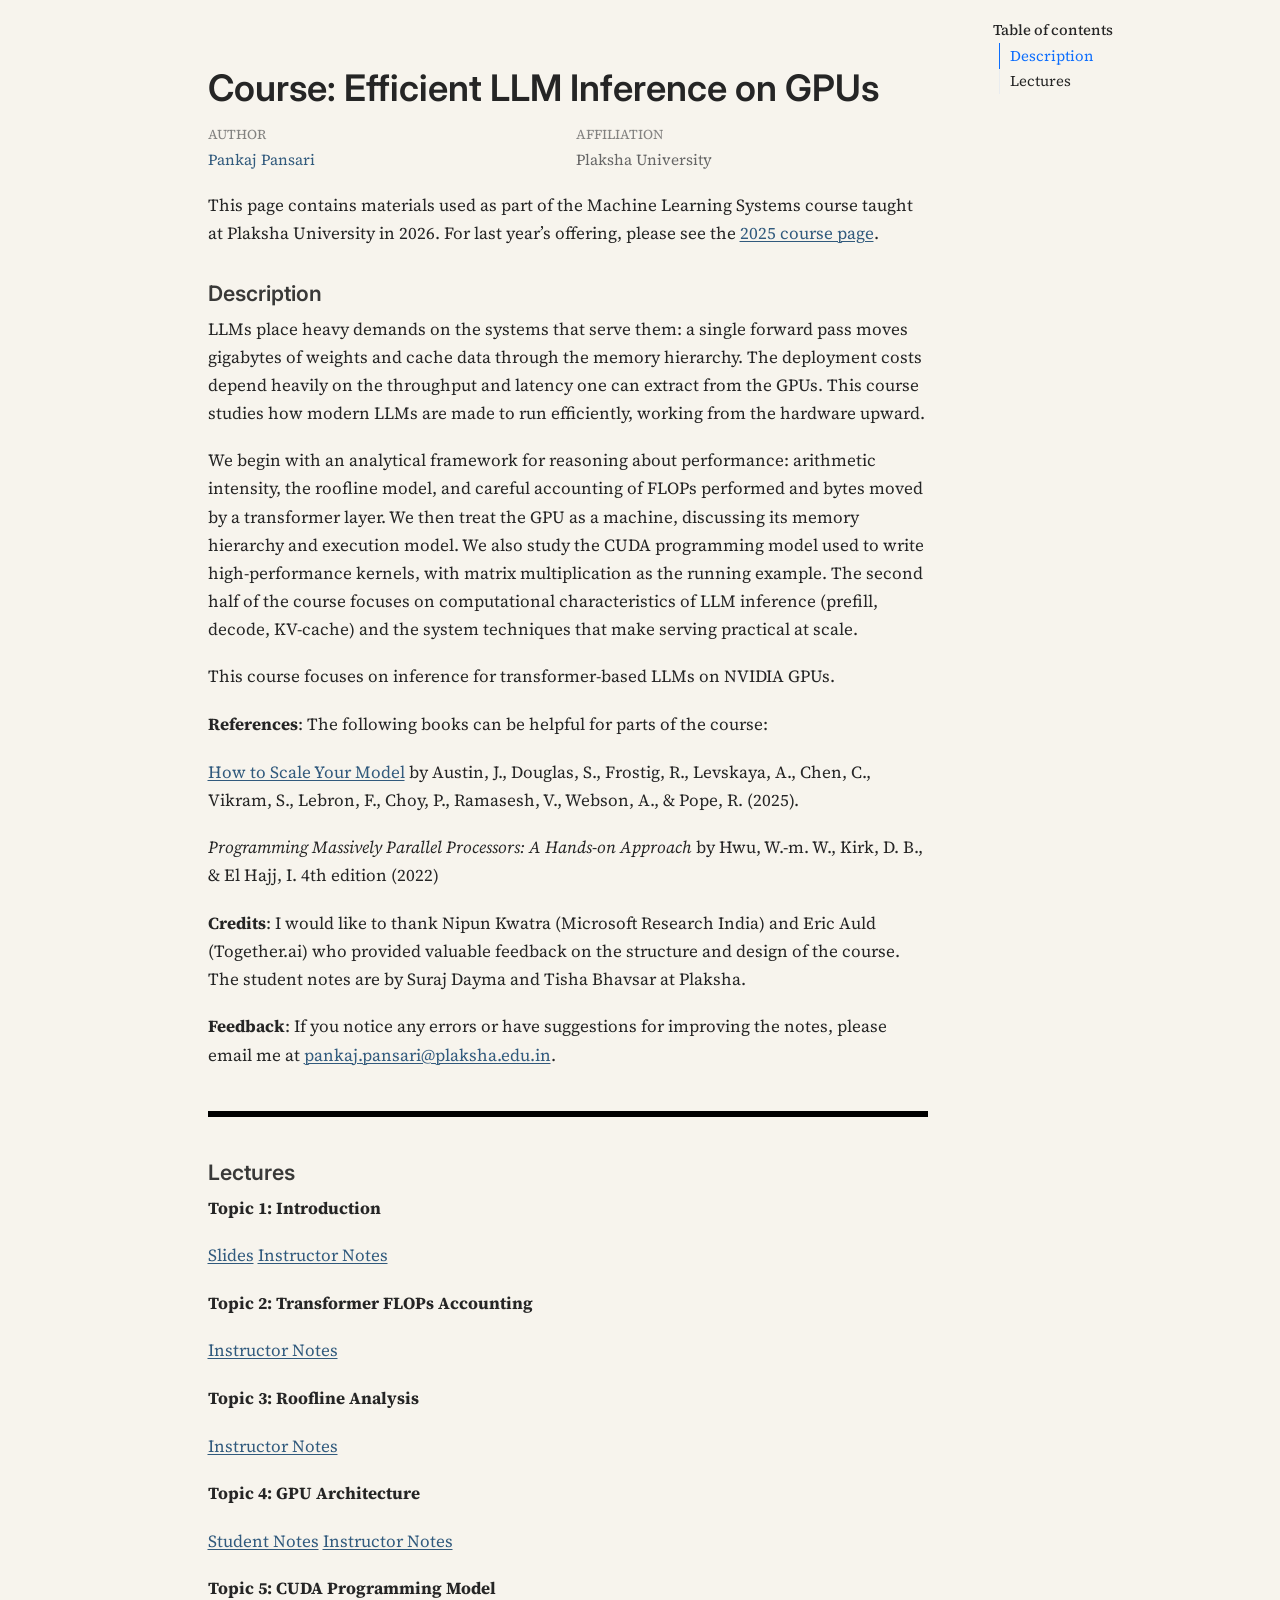
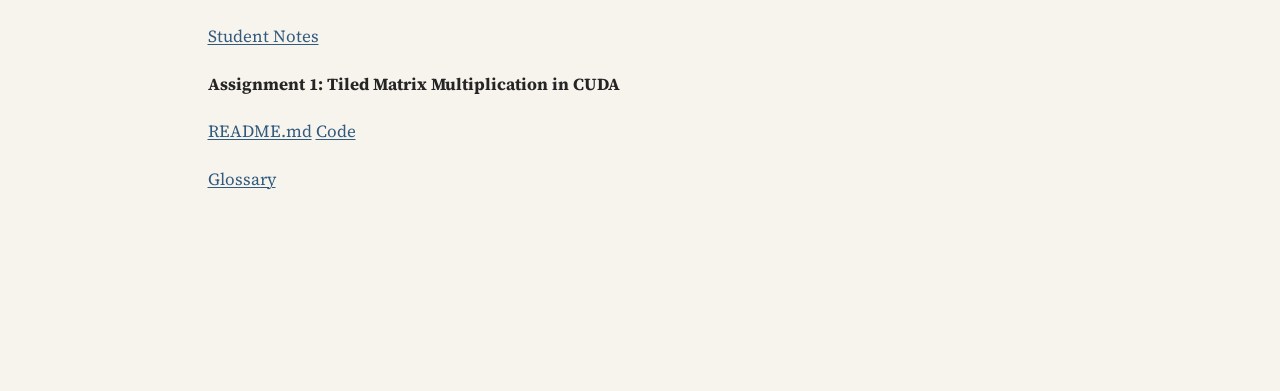
<file: index.html>
<!DOCTYPE html>
<html xmlns="http://www.w3.org/1999/xhtml" lang="en" xml:lang="en"><head>

<meta charset="utf-8">
<meta name="generator" content="quarto-1.6.43">

<meta name="viewport" content="width=device-width, initial-scale=1.0, user-scalable=yes">

<meta name="author" content="Pankaj Pansari">

<title>Course: Efficient LLM Inference on GPUs</title>
<style>
code{white-space: pre-wrap;}
span.smallcaps{font-variant: small-caps;}
div.columns{display: flex; gap: min(4vw, 1.5em);}
div.column{flex: auto; overflow-x: auto;}
div.hanging-indent{margin-left: 1.5em; text-indent: -1.5em;}
ul.task-list{list-style: none;}
ul.task-list li input[type="checkbox"] {
  width: 0.8em;
  margin: 0 0.8em 0.2em -1em; /* quarto-specific, see https://github.com/quarto-dev/quarto-cli/issues/4556 */ 
  vertical-align: middle;
}
</style>


<script src="index_files/libs/clipboard/clipboard.min.js"></script>
<script src="index_files/libs/quarto-html/quarto.js"></script>
<script src="index_files/libs/quarto-html/popper.min.js"></script>
<script src="index_files/libs/quarto-html/tippy.umd.min.js"></script>
<script src="index_files/libs/quarto-html/anchor.min.js"></script>
<link href="index_files/libs/quarto-html/tippy.css" rel="stylesheet">
<link href="index_files/libs/quarto-html/quarto-syntax-highlighting-7fd0fe4245b865325b8ce8dccb604d59.css" rel="stylesheet" id="quarto-text-highlighting-styles">
<script src="index_files/libs/bootstrap/bootstrap.min.js"></script>
<link href="index_files/libs/bootstrap/bootstrap-icons.css" rel="stylesheet">
<link href="index_files/libs/bootstrap/bootstrap-6c8863d5bc949aecf8839d18886be96b.min.css" rel="stylesheet" append-hash="true" id="quarto-bootstrap" data-mode="light">
<style>html{ scroll-behavior: smooth; }</style>


<link rel="stylesheet" href="styles.css">
</head>

<body>

<div id="quarto-content" class="page-columns page-rows-contents page-layout-article">
<div id="quarto-margin-sidebar" class="sidebar margin-sidebar">
  <nav id="TOC" role="doc-toc" class="toc-active">
    <h2 id="toc-title">Table of contents</h2>
   
  <ul>
  <li><a href="#description" id="toc-description" class="nav-link active" data-scroll-target="#description">Description</a></li>
  <li><a href="#lectures" id="toc-lectures" class="nav-link" data-scroll-target="#lectures">Lectures</a></li>
  </ul>
</nav>
</div>
<main class="content" id="quarto-document-content">

<header id="title-block-header" class="quarto-title-block default">
<div class="quarto-title">
<h1 class="title">Course: Efficient LLM Inference on GPUs</h1>
</div>


<div class="quarto-title-meta-author">
  <div class="quarto-title-meta-heading">Author</div>
  <div class="quarto-title-meta-heading">Affiliation</div>
  
    <div class="quarto-title-meta-contents">
    <p class="author"><a href="https://pankajpansari.github.io/">Pankaj Pansari</a> </p>
  </div>
  <div class="quarto-title-meta-contents">
        <p class="affiliation">
            Plaksha University
          </p>
      </div>
  </div>

<div class="quarto-title-meta">

      
  
    
  </div>
  


</header>


<p>This page contains materials used as part of the Machine Learning Systems course taught at Plaksha University in 2026. For last year’s offering, please see the <a href="https://ai4103-mlsys.github.io/">2025 course page</a>.</p>
<section id="description" class="level3">
<h3 class="anchored" data-anchor-id="description">Description</h3>
<p>LLMs place heavy demands on the systems that serve them: a single forward pass moves gigabytes of weights and cache data through the memory hierarchy. The deployment costs depend heavily on the throughput and latency one can extract from the GPUs. This course studies how modern LLMs are made to run efficiently, working from the hardware upward.</p>
<p>We begin with an analytical framework for reasoning about performance: arithmetic intensity, the roofline model, and careful accounting of FLOPs performed and bytes moved by a transformer layer. We then treat the GPU as a machine, discussing its memory hierarchy and execution model. We also study the CUDA programming model used to write high-performance kernels, with matrix multiplication as the running example. The second half of the course focuses on computational characteristics of LLM inference (prefill, decode, KV-cache) and the system techniques that make serving practical at scale.</p>
<p>This course focuses on inference for transformer-based LLMs on NVIDIA GPUs.</p>
<p><strong>References</strong>: The following books can be helpful for parts of the course:</p>
<p><a href="https://jax-ml.github.io/scaling-book/">How to Scale Your Model</a> by Austin, J., Douglas, S., Frostig, R., Levskaya, A., Chen, C., Vikram, S., Lebron, F., Choy, P., Ramasesh, V., Webson, A., &amp; Pope, R. (2025).</p>
<p><em>Programming Massively Parallel Processors: A Hands-on Approach</em> by Hwu, W.-m. W., Kirk, D. B., &amp; El Hajj, I. 4th edition (2022)</p>
<p><strong>Credits</strong>: I would like to thank Nipun Kwatra (Microsoft Research India) and Eric Auld (Together.ai) who provided valuable feedback on the structure and design of the course. The student notes are by Suraj Dayma and Tisha Bhavsar at Plaksha.</p>
<p><strong>Feedback</strong>: If you notice any errors or have suggestions for improving the notes, please email me at <a href="mailto:pankaj.pansari@plaksha.edu.in">pankaj.pansari@plaksha.edu.in</a>.</p>
<hr style="border: 3px solid black;">
</section>
<section id="lectures" class="level3">
<h3 class="anchored" data-anchor-id="lectures">Lectures</h3>
<p><strong>Topic 1: Introduction</strong></p>
<p><a href="slides/lecture1_intro.pdf">Slides</a> <a href="writeups/intro/introduction.html">Instructor Notes</a></p>
<p><strong>Topic 2: Transformer FLOPs Accounting</strong></p>
<p><a href="writeups/transformer_flops/transformer_flops.html">Instructor Notes</a></p>
<p><strong>Topic 3: Roofline Analysis</strong></p>
<p><a href="writeups/roofline/roofline_analysis.html">Instructor Notes</a></p>
<p><strong>Topic 4: GPU Architecture</strong></p>
<p><a href="slides/03-GPUArchitecture_Suraj.pdf">Student Notes</a> <a href="writeups/architecture/architecture.html">Instructor Notes</a></p>
<p><strong>Topic 5: CUDA Programming Model</strong></p>
<p><a href="slides/04-CUDAProgramming_Suraj.pdf">Student Notes</a></p>
<p><strong>Assignment 1: Tiled Matrix Multiplication in CUDA</strong></p>
<p><a href="writeups/tiled_matmul_assignment/README.html">README.md</a> <a href="slides/wmma_assignment.tar.gz">Code</a></p>
<p><a href="writeups/glossary/glossary.html">Glossary</a></p>
</section>

</main>
<!-- /main column -->
<script id="quarto-html-after-body" type="application/javascript">
window.document.addEventListener("DOMContentLoaded", function (event) {
  const toggleBodyColorMode = (bsSheetEl) => {
    const mode = bsSheetEl.getAttribute("data-mode");
    const bodyEl = window.document.querySelector("body");
    if (mode === "dark") {
      bodyEl.classList.add("quarto-dark");
      bodyEl.classList.remove("quarto-light");
    } else {
      bodyEl.classList.add("quarto-light");
      bodyEl.classList.remove("quarto-dark");
    }
  }
  const toggleBodyColorPrimary = () => {
    const bsSheetEl = window.document.querySelector("link#quarto-bootstrap");
    if (bsSheetEl) {
      toggleBodyColorMode(bsSheetEl);
    }
  }
  toggleBodyColorPrimary();  
  const icon = "";
  const anchorJS = new window.AnchorJS();
  anchorJS.options = {
    placement: 'right',
    icon: icon
  };
  anchorJS.add('.anchored');
  const isCodeAnnotation = (el) => {
    for (const clz of el.classList) {
      if (clz.startsWith('code-annotation-')) {                     
        return true;
      }
    }
    return false;
  }
  const onCopySuccess = function(e) {
    // button target
    const button = e.trigger;
    // don't keep focus
    button.blur();
    // flash "checked"
    button.classList.add('code-copy-button-checked');
    var currentTitle = button.getAttribute("title");
    button.setAttribute("title", "Copied!");
    let tooltip;
    if (window.bootstrap) {
      button.setAttribute("data-bs-toggle", "tooltip");
      button.setAttribute("data-bs-placement", "left");
      button.setAttribute("data-bs-title", "Copied!");
      tooltip = new bootstrap.Tooltip(button, 
        { trigger: "manual", 
          customClass: "code-copy-button-tooltip",
          offset: [0, -8]});
      tooltip.show();    
    }
    setTimeout(function() {
      if (tooltip) {
        tooltip.hide();
        button.removeAttribute("data-bs-title");
        button.removeAttribute("data-bs-toggle");
        button.removeAttribute("data-bs-placement");
      }
      button.setAttribute("title", currentTitle);
      button.classList.remove('code-copy-button-checked');
    }, 1000);
    // clear code selection
    e.clearSelection();
  }
  const getTextToCopy = function(trigger) {
      const codeEl = trigger.previousElementSibling.cloneNode(true);
      for (const childEl of codeEl.children) {
        if (isCodeAnnotation(childEl)) {
          childEl.remove();
        }
      }
      return codeEl.innerText;
  }
  const clipboard = new window.ClipboardJS('.code-copy-button:not([data-in-quarto-modal])', {
    text: getTextToCopy
  });
  clipboard.on('success', onCopySuccess);
  if (window.document.getElementById('quarto-embedded-source-code-modal')) {
    const clipboardModal = new window.ClipboardJS('.code-copy-button[data-in-quarto-modal]', {
      text: getTextToCopy,
      container: window.document.getElementById('quarto-embedded-source-code-modal')
    });
    clipboardModal.on('success', onCopySuccess);
  }
    var localhostRegex = new RegExp(/^(?:http|https):\/\/localhost\:?[0-9]*\//);
    var mailtoRegex = new RegExp(/^mailto:/);
      var filterRegex = new RegExp('/' + window.location.host + '/');
    var isInternal = (href) => {
        return filterRegex.test(href) || localhostRegex.test(href) || mailtoRegex.test(href);
    }
    // Inspect non-navigation links and adorn them if external
 	var links = window.document.querySelectorAll('a[href]:not(.nav-link):not(.navbar-brand):not(.toc-action):not(.sidebar-link):not(.sidebar-item-toggle):not(.pagination-link):not(.no-external):not([aria-hidden]):not(.dropdown-item):not(.quarto-navigation-tool):not(.about-link)');
    for (var i=0; i<links.length; i++) {
      const link = links[i];
      if (!isInternal(link.href)) {
        // undo the damage that might have been done by quarto-nav.js in the case of
        // links that we want to consider external
        if (link.dataset.originalHref !== undefined) {
          link.href = link.dataset.originalHref;
        }
      }
    }
  function tippyHover(el, contentFn, onTriggerFn, onUntriggerFn) {
    const config = {
      allowHTML: true,
      maxWidth: 500,
      delay: 100,
      arrow: false,
      appendTo: function(el) {
          return el.parentElement;
      },
      interactive: true,
      interactiveBorder: 10,
      theme: 'quarto',
      placement: 'bottom-start',
    };
    if (contentFn) {
      config.content = contentFn;
    }
    if (onTriggerFn) {
      config.onTrigger = onTriggerFn;
    }
    if (onUntriggerFn) {
      config.onUntrigger = onUntriggerFn;
    }
    window.tippy(el, config); 
  }
  const noterefs = window.document.querySelectorAll('a[role="doc-noteref"]');
  for (var i=0; i<noterefs.length; i++) {
    const ref = noterefs[i];
    tippyHover(ref, function() {
      // use id or data attribute instead here
      let href = ref.getAttribute('data-footnote-href') || ref.getAttribute('href');
      try { href = new URL(href).hash; } catch {}
      const id = href.replace(/^#\/?/, "");
      const note = window.document.getElementById(id);
      if (note) {
        return note.innerHTML;
      } else {
        return "";
      }
    });
  }
  const xrefs = window.document.querySelectorAll('a.quarto-xref');
  const processXRef = (id, note) => {
    // Strip column container classes
    const stripColumnClz = (el) => {
      el.classList.remove("page-full", "page-columns");
      if (el.children) {
        for (const child of el.children) {
          stripColumnClz(child);
        }
      }
    }
    stripColumnClz(note)
    if (id === null || id.startsWith('sec-')) {
      // Special case sections, only their first couple elements
      const container = document.createElement("div");
      if (note.children && note.children.length > 2) {
        container.appendChild(note.children[0].cloneNode(true));
        for (let i = 1; i < note.children.length; i++) {
          const child = note.children[i];
          if (child.tagName === "P" && child.innerText === "") {
            continue;
          } else {
            container.appendChild(child.cloneNode(true));
            break;
          }
        }
        if (window.Quarto?.typesetMath) {
          window.Quarto.typesetMath(container);
        }
        return container.innerHTML
      } else {
        if (window.Quarto?.typesetMath) {
          window.Quarto.typesetMath(note);
        }
        return note.innerHTML;
      }
    } else {
      // Remove any anchor links if they are present
      const anchorLink = note.querySelector('a.anchorjs-link');
      if (anchorLink) {
        anchorLink.remove();
      }
      if (window.Quarto?.typesetMath) {
        window.Quarto.typesetMath(note);
      }
      if (note.classList.contains("callout")) {
        return note.outerHTML;
      } else {
        return note.innerHTML;
      }
    }
  }
  for (var i=0; i<xrefs.length; i++) {
    const xref = xrefs[i];
    tippyHover(xref, undefined, function(instance) {
      instance.disable();
      let url = xref.getAttribute('href');
      let hash = undefined; 
      if (url.startsWith('#')) {
        hash = url;
      } else {
        try { hash = new URL(url).hash; } catch {}
      }
      if (hash) {
        const id = hash.replace(/^#\/?/, "");
        const note = window.document.getElementById(id);
        if (note !== null) {
          try {
            const html = processXRef(id, note.cloneNode(true));
            instance.setContent(html);
          } finally {
            instance.enable();
            instance.show();
          }
        } else {
          // See if we can fetch this
          fetch(url.split('#')[0])
          .then(res => res.text())
          .then(html => {
            const parser = new DOMParser();
            const htmlDoc = parser.parseFromString(html, "text/html");
            const note = htmlDoc.getElementById(id);
            if (note !== null) {
              const html = processXRef(id, note);
              instance.setContent(html);
            } 
          }).finally(() => {
            instance.enable();
            instance.show();
          });
        }
      } else {
        // See if we can fetch a full url (with no hash to target)
        // This is a special case and we should probably do some content thinning / targeting
        fetch(url)
        .then(res => res.text())
        .then(html => {
          const parser = new DOMParser();
          const htmlDoc = parser.parseFromString(html, "text/html");
          const note = htmlDoc.querySelector('main.content');
          if (note !== null) {
            // This should only happen for chapter cross references
            // (since there is no id in the URL)
            // remove the first header
            if (note.children.length > 0 && note.children[0].tagName === "HEADER") {
              note.children[0].remove();
            }
            const html = processXRef(null, note);
            instance.setContent(html);
          } 
        }).finally(() => {
          instance.enable();
          instance.show();
        });
      }
    }, function(instance) {
    });
  }
      let selectedAnnoteEl;
      const selectorForAnnotation = ( cell, annotation) => {
        let cellAttr = 'data-code-cell="' + cell + '"';
        let lineAttr = 'data-code-annotation="' +  annotation + '"';
        const selector = 'span[' + cellAttr + '][' + lineAttr + ']';
        return selector;
      }
      const selectCodeLines = (annoteEl) => {
        const doc = window.document;
        const targetCell = annoteEl.getAttribute("data-target-cell");
        const targetAnnotation = annoteEl.getAttribute("data-target-annotation");
        const annoteSpan = window.document.querySelector(selectorForAnnotation(targetCell, targetAnnotation));
        const lines = annoteSpan.getAttribute("data-code-lines").split(",");
        const lineIds = lines.map((line) => {
          return targetCell + "-" + line;
        })
        let top = null;
        let height = null;
        let parent = null;
        if (lineIds.length > 0) {
            //compute the position of the single el (top and bottom and make a div)
            const el = window.document.getElementById(lineIds[0]);
            top = el.offsetTop;
            height = el.offsetHeight;
            parent = el.parentElement.parentElement;
          if (lineIds.length > 1) {
            const lastEl = window.document.getElementById(lineIds[lineIds.length - 1]);
            const bottom = lastEl.offsetTop + lastEl.offsetHeight;
            height = bottom - top;
          }
          if (top !== null && height !== null && parent !== null) {
            // cook up a div (if necessary) and position it 
            let div = window.document.getElementById("code-annotation-line-highlight");
            if (div === null) {
              div = window.document.createElement("div");
              div.setAttribute("id", "code-annotation-line-highlight");
              div.style.position = 'absolute';
              parent.appendChild(div);
            }
            div.style.top = top - 2 + "px";
            div.style.height = height + 4 + "px";
            div.style.left = 0;
            let gutterDiv = window.document.getElementById("code-annotation-line-highlight-gutter");
            if (gutterDiv === null) {
              gutterDiv = window.document.createElement("div");
              gutterDiv.setAttribute("id", "code-annotation-line-highlight-gutter");
              gutterDiv.style.position = 'absolute';
              const codeCell = window.document.getElementById(targetCell);
              const gutter = codeCell.querySelector('.code-annotation-gutter');
              gutter.appendChild(gutterDiv);
            }
            gutterDiv.style.top = top - 2 + "px";
            gutterDiv.style.height = height + 4 + "px";
          }
          selectedAnnoteEl = annoteEl;
        }
      };
      const unselectCodeLines = () => {
        const elementsIds = ["code-annotation-line-highlight", "code-annotation-line-highlight-gutter"];
        elementsIds.forEach((elId) => {
          const div = window.document.getElementById(elId);
          if (div) {
            div.remove();
          }
        });
        selectedAnnoteEl = undefined;
      };
        // Handle positioning of the toggle
    window.addEventListener(
      "resize",
      throttle(() => {
        elRect = undefined;
        if (selectedAnnoteEl) {
          selectCodeLines(selectedAnnoteEl);
        }
      }, 10)
    );
    function throttle(fn, ms) {
    let throttle = false;
    let timer;
      return (...args) => {
        if(!throttle) { // first call gets through
            fn.apply(this, args);
            throttle = true;
        } else { // all the others get throttled
            if(timer) clearTimeout(timer); // cancel #2
            timer = setTimeout(() => {
              fn.apply(this, args);
              timer = throttle = false;
            }, ms);
        }
      };
    }
      // Attach click handler to the DT
      const annoteDls = window.document.querySelectorAll('dt[data-target-cell]');
      for (const annoteDlNode of annoteDls) {
        annoteDlNode.addEventListener('click', (event) => {
          const clickedEl = event.target;
          if (clickedEl !== selectedAnnoteEl) {
            unselectCodeLines();
            const activeEl = window.document.querySelector('dt[data-target-cell].code-annotation-active');
            if (activeEl) {
              activeEl.classList.remove('code-annotation-active');
            }
            selectCodeLines(clickedEl);
            clickedEl.classList.add('code-annotation-active');
          } else {
            // Unselect the line
            unselectCodeLines();
            clickedEl.classList.remove('code-annotation-active');
          }
        });
      }
  const findCites = (el) => {
    const parentEl = el.parentElement;
    if (parentEl) {
      const cites = parentEl.dataset.cites;
      if (cites) {
        return {
          el,
          cites: cites.split(' ')
        };
      } else {
        return findCites(el.parentElement)
      }
    } else {
      return undefined;
    }
  };
  var bibliorefs = window.document.querySelectorAll('a[role="doc-biblioref"]');
  for (var i=0; i<bibliorefs.length; i++) {
    const ref = bibliorefs[i];
    const citeInfo = findCites(ref);
    if (citeInfo) {
      tippyHover(citeInfo.el, function() {
        var popup = window.document.createElement('div');
        citeInfo.cites.forEach(function(cite) {
          var citeDiv = window.document.createElement('div');
          citeDiv.classList.add('hanging-indent');
          citeDiv.classList.add('csl-entry');
          var biblioDiv = window.document.getElementById('ref-' + cite);
          if (biblioDiv) {
            citeDiv.innerHTML = biblioDiv.innerHTML;
          }
          popup.appendChild(citeDiv);
        });
        return popup.innerHTML;
      });
    }
  }
});
</script>
</div> <!-- /content -->




<script src="index_files/libs/quarto-html/zenscroll-min.js"></script>
</body></html>
</file>
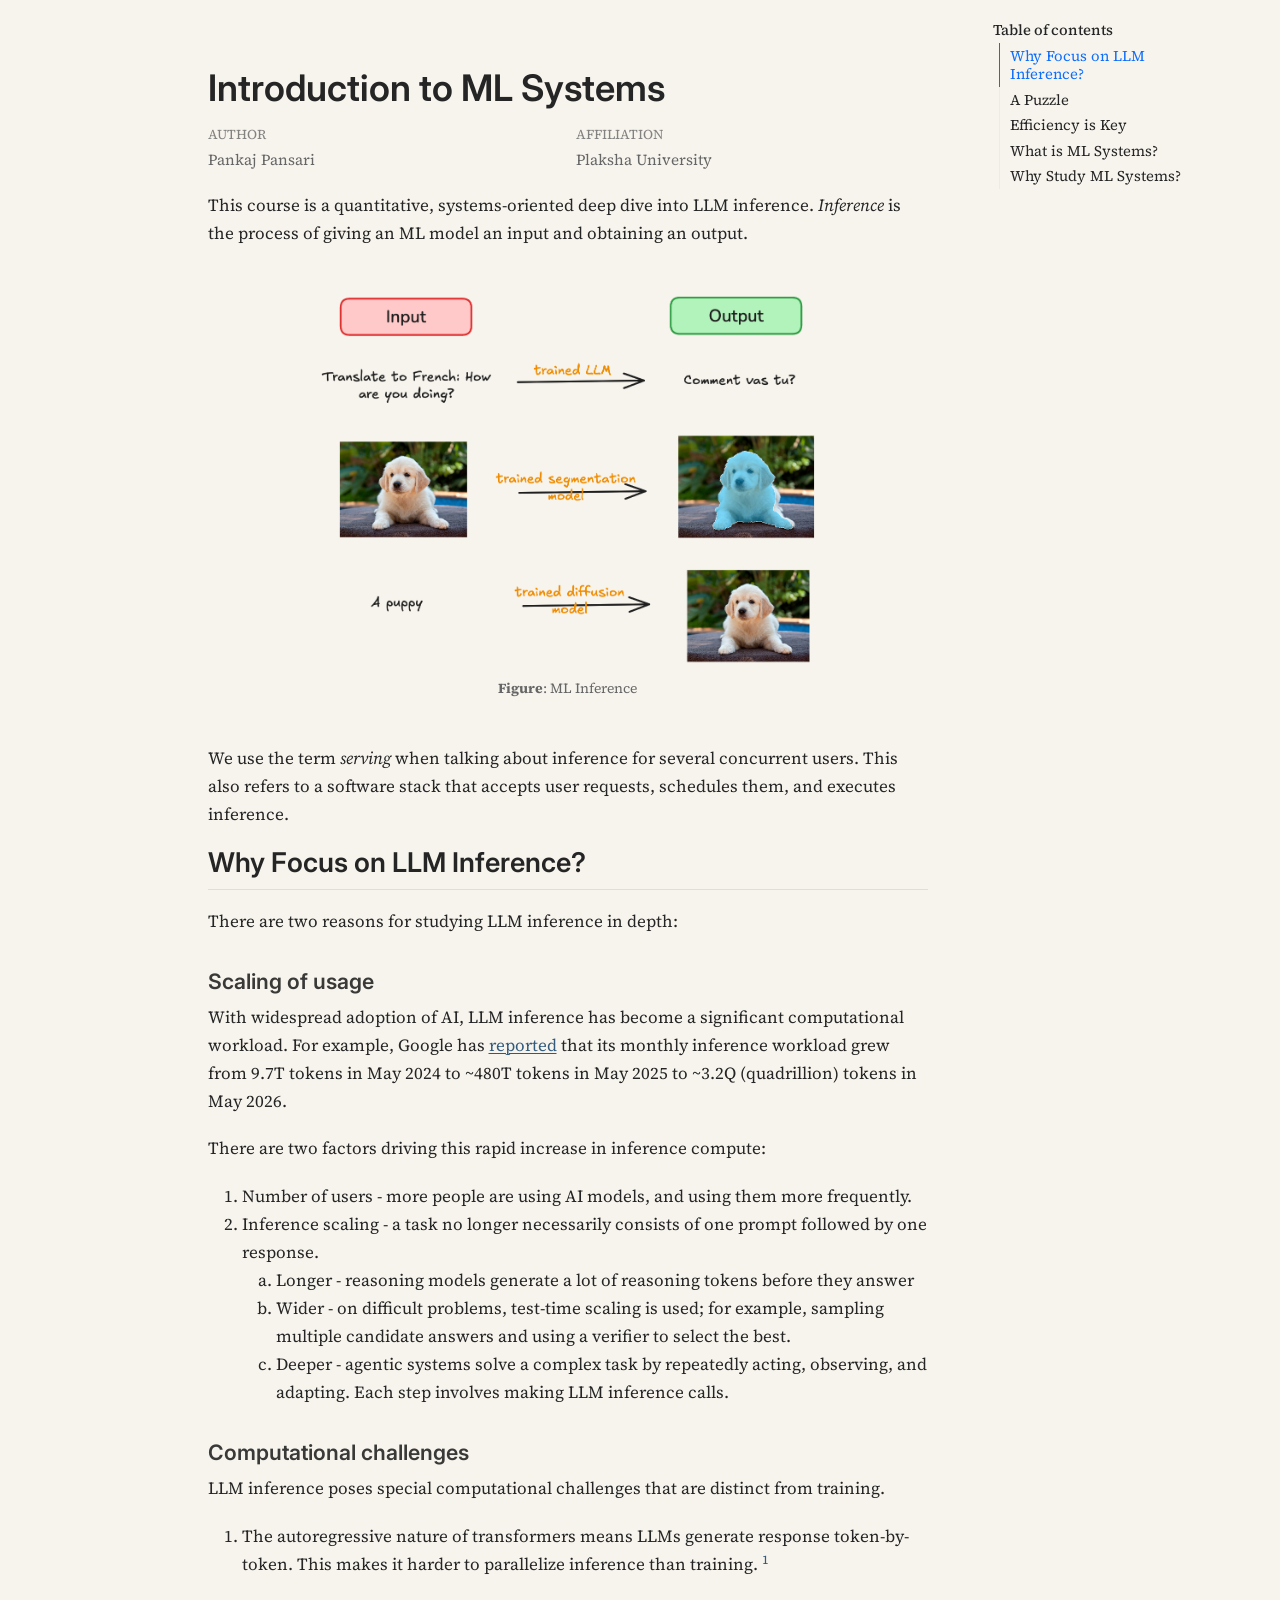
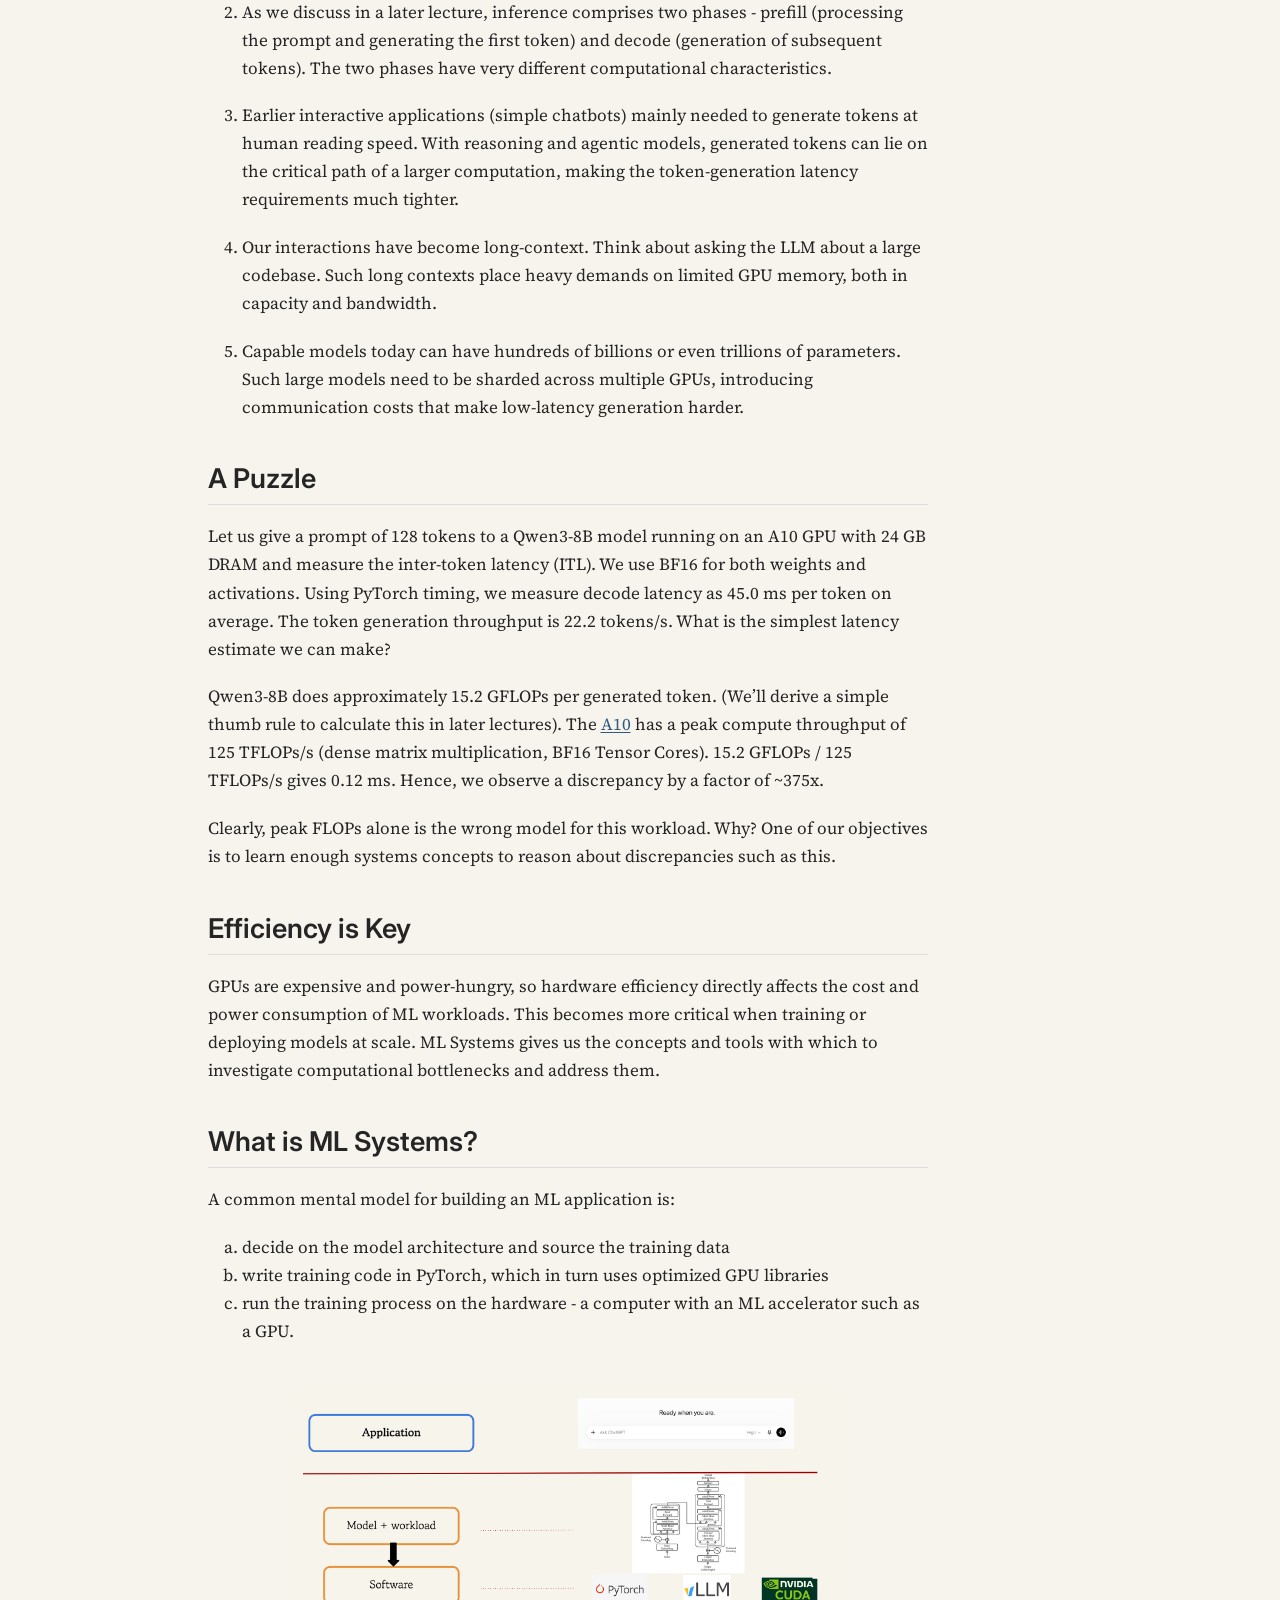
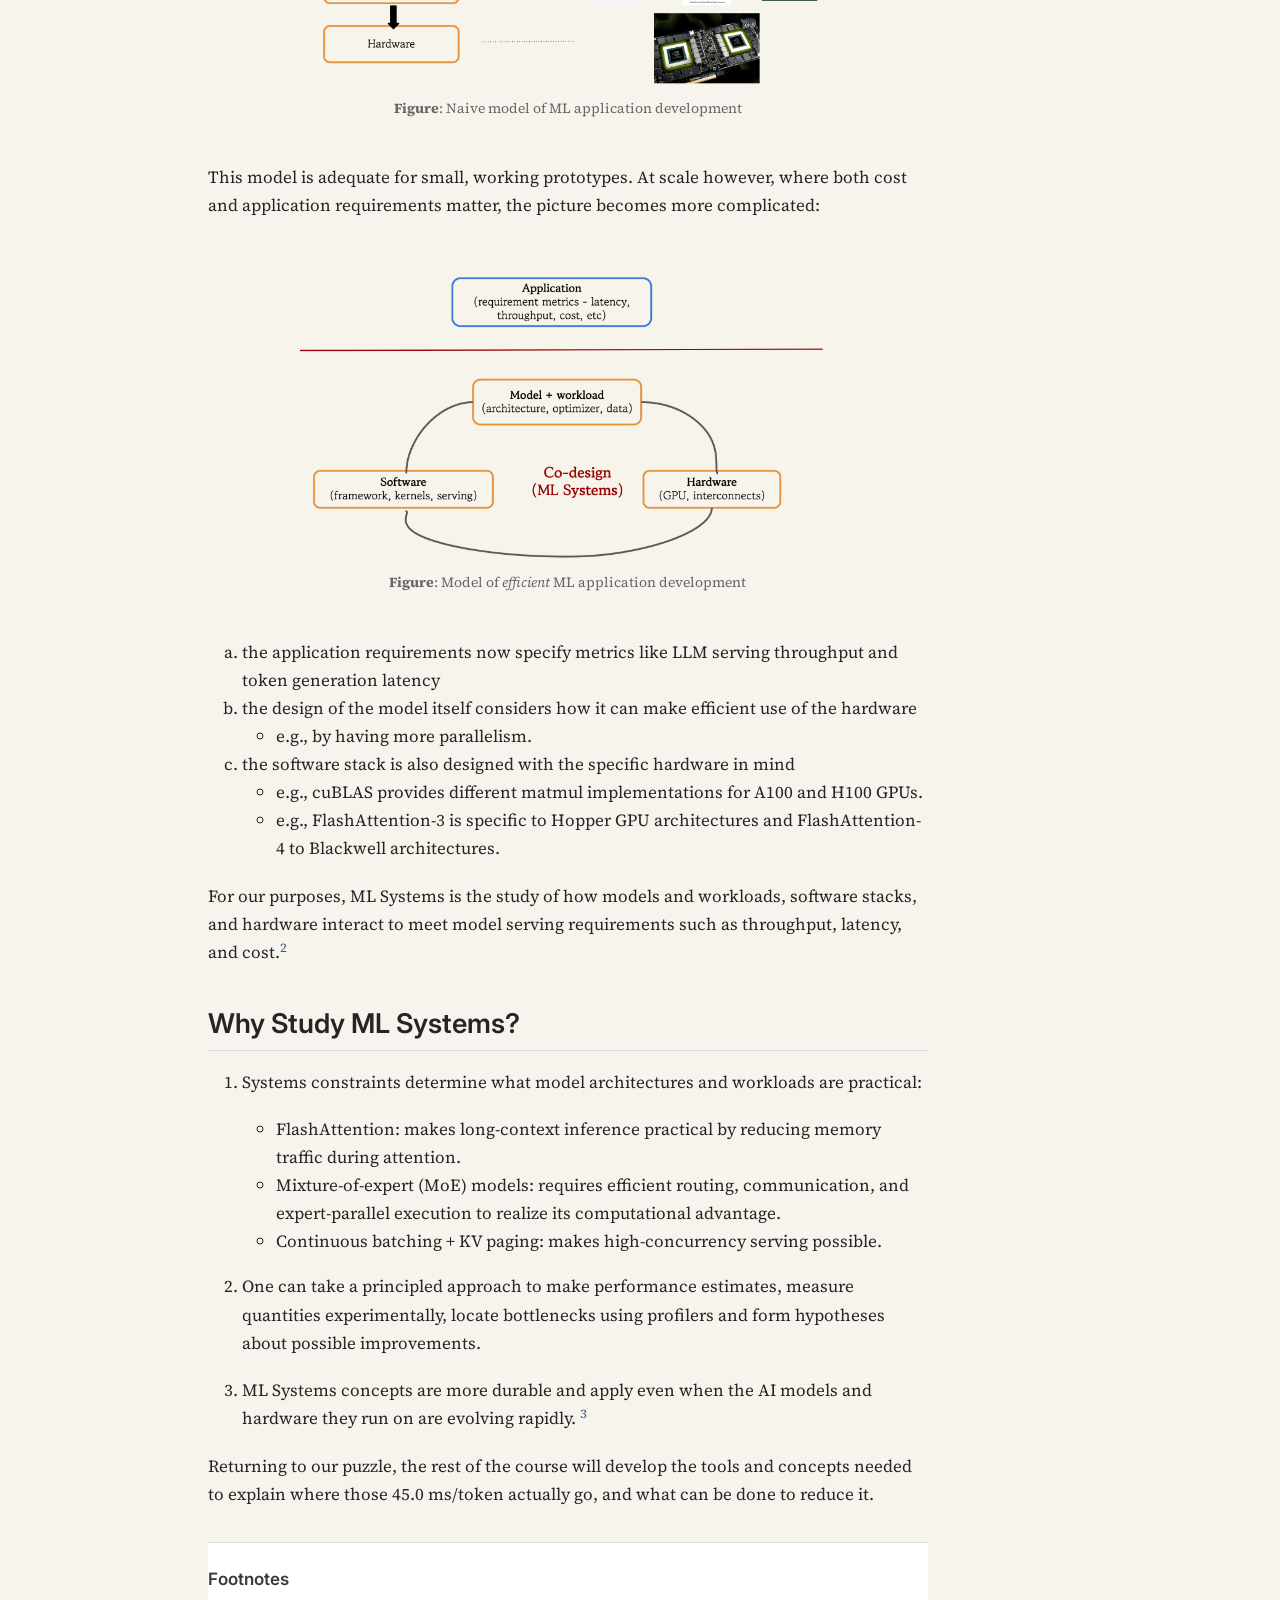
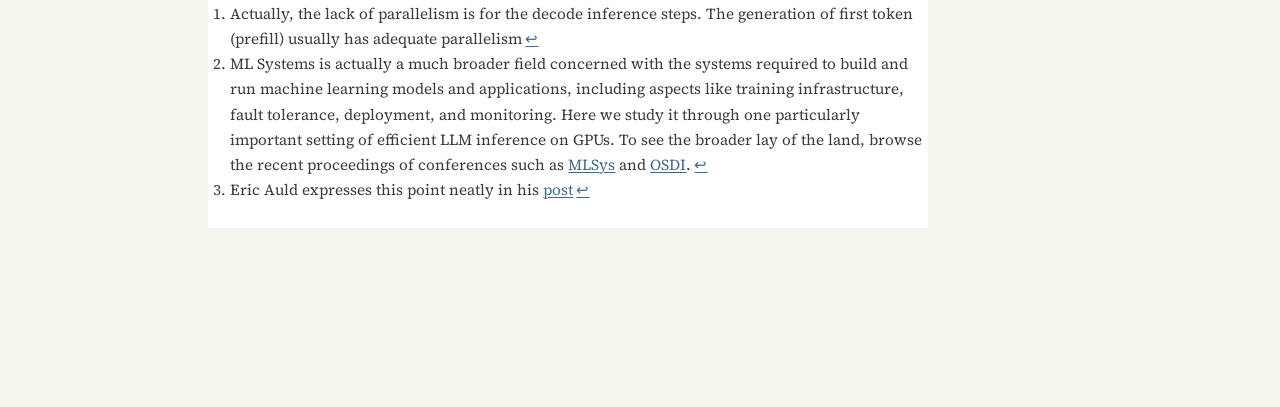
<file: writeups/intro/introduction.html>
<!DOCTYPE html>
<html xmlns="http://www.w3.org/1999/xhtml" lang="en" xml:lang="en"><head>

<meta charset="utf-8">
<meta name="generator" content="quarto-1.6.43">

<meta name="viewport" content="width=device-width, initial-scale=1.0, user-scalable=yes">

<meta name="author" content="Pankaj Pansari">

<title>Introduction to ML Systems</title>
<style>
code{white-space: pre-wrap;}
span.smallcaps{font-variant: small-caps;}
div.columns{display: flex; gap: min(4vw, 1.5em);}
div.column{flex: auto; overflow-x: auto;}
div.hanging-indent{margin-left: 1.5em; text-indent: -1.5em;}
ul.task-list{list-style: none;}
ul.task-list li input[type="checkbox"] {
  width: 0.8em;
  margin: 0 0.8em 0.2em -1em; /* quarto-specific, see https://github.com/quarto-dev/quarto-cli/issues/4556 */ 
  vertical-align: middle;
}
</style>


<script src="introduction_files/libs/clipboard/clipboard.min.js"></script>
<script src="introduction_files/libs/quarto-html/quarto.js"></script>
<script src="introduction_files/libs/quarto-html/popper.min.js"></script>
<script src="introduction_files/libs/quarto-html/tippy.umd.min.js"></script>
<script src="introduction_files/libs/quarto-html/anchor.min.js"></script>
<link href="introduction_files/libs/quarto-html/tippy.css" rel="stylesheet">
<link href="introduction_files/libs/quarto-html/quarto-syntax-highlighting-7fd0fe4245b865325b8ce8dccb604d59.css" rel="stylesheet" id="quarto-text-highlighting-styles">
<script src="introduction_files/libs/bootstrap/bootstrap.min.js"></script>
<link href="introduction_files/libs/bootstrap/bootstrap-icons.css" rel="stylesheet">
<link href="introduction_files/libs/bootstrap/bootstrap-6c8863d5bc949aecf8839d18886be96b.min.css" rel="stylesheet" append-hash="true" id="quarto-bootstrap" data-mode="light">
<style>html{ scroll-behavior: smooth; }</style>


<link rel="stylesheet" href="../../styles.css">
</head>

<body>

<div id="quarto-content" class="page-columns page-rows-contents page-layout-article">
<div id="quarto-margin-sidebar" class="sidebar margin-sidebar">
  <nav id="TOC" role="doc-toc" class="toc-active">
    <h2 id="toc-title">Table of contents</h2>
   
  <ul>
  <li><a href="#why-focus-on-llm-inference" id="toc-why-focus-on-llm-inference" class="nav-link active" data-scroll-target="#why-focus-on-llm-inference">Why Focus on LLM Inference?</a>
  <ul class="collapse">
  <li><a href="#scaling-of-usage" id="toc-scaling-of-usage" class="nav-link" data-scroll-target="#scaling-of-usage">Scaling of usage</a></li>
  <li><a href="#computational-challenges" id="toc-computational-challenges" class="nav-link" data-scroll-target="#computational-challenges">Computational challenges</a></li>
  </ul></li>
  <li><a href="#a-puzzle" id="toc-a-puzzle" class="nav-link" data-scroll-target="#a-puzzle">A Puzzle</a></li>
  <li><a href="#efficiency-is-key" id="toc-efficiency-is-key" class="nav-link" data-scroll-target="#efficiency-is-key">Efficiency is Key</a></li>
  <li><a href="#what-is-ml-systems" id="toc-what-is-ml-systems" class="nav-link" data-scroll-target="#what-is-ml-systems">What is ML Systems?</a></li>
  <li><a href="#why-study-ml-systems" id="toc-why-study-ml-systems" class="nav-link" data-scroll-target="#why-study-ml-systems">Why Study ML Systems?</a></li>
  </ul>
</nav>
</div>
<main class="content" id="quarto-document-content">

<header id="title-block-header" class="quarto-title-block default">
<div class="quarto-title">
<h1 class="title">Introduction to ML Systems</h1>
</div>


<div class="quarto-title-meta-author">
  <div class="quarto-title-meta-heading">Author</div>
  <div class="quarto-title-meta-heading">Affiliation</div>
  
    <div class="quarto-title-meta-contents">
    <p class="author">Pankaj Pansari </p>
  </div>
  <div class="quarto-title-meta-contents">
        <p class="affiliation">
            Plaksha University
          </p>
      </div>
  </div>

<div class="quarto-title-meta">

      
  
    
  </div>
  


</header>


<p>This course is a quantitative, systems-oriented deep dive into LLM inference. <em>Inference</em> is the process of giving an ML model an input and obtaining an output.</p>
<div class="intro-figure">
<div class="quarto-figure quarto-figure-center">
<figure class="figure">
<p><img src="llm_inference.png" class="img-fluid figure-img"></p>
<figcaption><strong>Figure</strong>: ML Inference</figcaption>
</figure>
</div>
</div>
<p>We use the term <em>serving</em> when talking about inference for several concurrent users. This also refers to a software stack that accepts user requests, schedules them, and executes inference.</p>
<section id="why-focus-on-llm-inference" class="level2">
<h2 class="anchored" data-anchor-id="why-focus-on-llm-inference">Why Focus on LLM Inference?</h2>
<p>There are two reasons for studying LLM inference in depth:</p>
<section id="scaling-of-usage" class="level3">
<h3 class="anchored" data-anchor-id="scaling-of-usage">Scaling of usage</h3>
<p>With widespread adoption of AI, LLM inference has become a significant computational workload. For example, Google has <a href="https://blog.google/innovation-and-ai/sundar-pichai-io-2026/">reported</a> that its monthly inference workload grew from 9.7T tokens in May 2024 to ~480T tokens in May 2025 to ~3.2Q (quadrillion) tokens in May 2026.</p>
<p>There are two factors driving this rapid increase in inference compute:</p>
<ol type="1">
<li>Number of users - more people are using AI models, and using them more frequently.</li>
<li>Inference scaling - a task no longer necessarily consists of one prompt followed by one response.
<ol type="a">
<li>Longer - reasoning models generate a lot of reasoning tokens before they answer</li>
<li>Wider - on difficult problems, test-time scaling is used; for example, sampling multiple candidate answers and using a verifier to select the best.</li>
<li>Deeper - agentic systems solve a complex task by repeatedly acting, observing, and adapting. Each step involves making LLM inference calls.</li>
</ol></li>
</ol>
</section>
<section id="computational-challenges" class="level3">
<h3 class="anchored" data-anchor-id="computational-challenges">Computational challenges</h3>
<p>LLM inference poses special computational challenges that are distinct from training.</p>
<ol type="1">
<li><p>The autoregressive nature of transformers means LLMs generate response token-by-token. This makes it harder to parallelize inference than training. <a href="#fn1" class="footnote-ref" id="fnref1" role="doc-noteref"><sup>1</sup></a></p></li>
<li><p>As we discuss in a later lecture, inference comprises two phases - prefill (processing the prompt and generating the first token) and decode (generation of subsequent tokens). The two phases have very different computational characteristics.</p></li>
<li><p>Earlier interactive applications (simple chatbots) mainly needed to generate tokens at human reading speed. With reasoning and agentic models, generated tokens can lie on the critical path of a larger computation, making the token-generation latency requirements much tighter.</p></li>
<li><p>Our interactions have become long-context. Think about asking the LLM about a large codebase. Such long contexts place heavy demands on limited GPU memory, both in capacity and bandwidth.</p></li>
<li><p>Capable models today can have hundreds of billions or even trillions of parameters. Such large models need to be sharded across multiple GPUs, introducing communication costs that make low-latency generation harder.</p></li>
</ol>
</section>
</section>
<section id="a-puzzle" class="level2">
<h2 class="anchored" data-anchor-id="a-puzzle">A Puzzle</h2>
<p>Let us give a prompt of 128 tokens to a Qwen3-8B model running on an A10 GPU with 24 GB DRAM and measure the inter-token latency (ITL). We use BF16 for both weights and activations. Using PyTorch timing, we measure decode latency as 45.0 ms per token on average. The token generation throughput is 22.2 tokens/s. What is the simplest latency estimate we can make?</p>
<p>Qwen3-8B does approximately 15.2 GFLOPs per generated token. (We’ll derive a simple thumb rule to calculate this in later lectures). The <a href="https://www.nvidia.com/content/dam/en-zz/Solutions/Data-Center/a10/pdf/datasheet-new/nvidia-a10-datasheet.pdf">A10</a> has a peak compute throughput of 125 TFLOPs/s (dense matrix multiplication, BF16 Tensor Cores). 15.2 GFLOPs / 125 TFLOPs/s gives 0.12 ms. Hence, we observe a discrepancy by a factor of ~375x.</p>
<p>Clearly, peak FLOPs alone is the wrong model for this workload. Why? One of our objectives is to learn enough systems concepts to reason about discrepancies such as this.</p>
</section>
<section id="efficiency-is-key" class="level2">
<h2 class="anchored" data-anchor-id="efficiency-is-key">Efficiency is Key</h2>
<p>GPUs are expensive and power-hungry, so hardware efficiency directly affects the cost and power consumption of ML workloads. This becomes more critical when training or deploying models at scale. ML Systems gives us the concepts and tools with which to investigate computational bottlenecks and address them.</p>
</section>
<section id="what-is-ml-systems" class="level2">
<h2 class="anchored" data-anchor-id="what-is-ml-systems">What is ML Systems?</h2>
<p>A common mental model for building an ML application is:</p>
<ol type="a">
<li>decide on the model architecture and source the training data</li>
<li>write training code in PyTorch, which in turn uses optimized GPU libraries</li>
<li>run the training process on the hardware - a computer with an ML accelerator such as a GPU.</li>
</ol>
<div class="intro-figure">
<div class="quarto-figure quarto-figure-center">
<figure class="figure">
<p><img src="chat_assistant_naive.png" class="img-fluid figure-img"></p>
<figcaption><strong>Figure</strong>: Naive model of ML application development</figcaption>
</figure>
</div>
</div>
<p>This model is adequate for small, working prototypes. At scale however, where both cost and application requirements matter, the picture becomes more complicated:</p>
<div class="intro-figure">
<div class="quarto-figure quarto-figure-center">
<figure class="figure">
<p><img src="chat_assistant_systems.png" class="img-fluid figure-img"></p>
<figcaption><strong>Figure</strong>: Model of <em>efficient</em> ML application development</figcaption>
</figure>
</div>
</div>
<ol type="a">
<li>the application requirements now specify metrics like LLM serving throughput and token generation latency</li>
<li>the design of the model itself considers how it can make efficient use of the hardware
<ul>
<li>e.g., by having more parallelism.</li>
</ul></li>
<li>the software stack is also designed with the specific hardware in mind
<ul>
<li>e.g., cuBLAS provides different matmul implementations for A100 and H100 GPUs.</li>
<li>e.g., FlashAttention-3 is specific to Hopper GPU architectures and FlashAttention-4 to Blackwell architectures.</li>
</ul></li>
</ol>
<p>For our purposes, ML Systems is the study of how models and workloads, software stacks, and hardware interact to meet model serving requirements such as throughput, latency, and cost.<a href="#fn2" class="footnote-ref" id="fnref2" role="doc-noteref"><sup>2</sup></a></p>
</section>
<section id="why-study-ml-systems" class="level2">
<h2 class="anchored" data-anchor-id="why-study-ml-systems">Why Study ML Systems?</h2>
<ol type="1">
<li><p>Systems constraints determine what model architectures and workloads are practical:</p>
<ul>
<li>FlashAttention: makes long-context inference practical by reducing memory traffic during attention.</li>
<li>Mixture-of-expert (MoE) models: requires efficient routing, communication, and expert-parallel execution to realize its computational advantage.</li>
<li>Continuous batching + KV paging: makes high-concurrency serving possible.</li>
</ul></li>
<li><p>One can take a principled approach to make performance estimates, measure quantities experimentally, locate bottlenecks using profilers and form hypotheses about possible improvements.</p></li>
<li><p>ML Systems concepts are more durable and apply even when the AI models and hardware they run on are evolving rapidly. <a href="#fn3" class="footnote-ref" id="fnref3" role="doc-noteref"><sup>3</sup></a></p></li>
</ol>
<p>Returning to our puzzle, the rest of the course will develop the tools and concepts needed to explain where those 45.0 ms/token actually go, and what can be done to reduce it.</p>
</section>


<div id="quarto-appendix" class="default"><section id="footnotes" class="footnotes footnotes-end-of-document" role="doc-endnotes"><h2 class="anchored quarto-appendix-heading">Footnotes</h2>

<ol>
<li id="fn1"><p>Actually, the lack of parallelism is for the decode inference steps. The generation of first token (prefill) usually has adequate parallelism<a href="#fnref1" class="footnote-back" role="doc-backlink">↩︎</a></p></li>
<li id="fn2"><p>ML Systems is actually a much broader field concerned with the systems required to build and run machine learning models and applications, including aspects like training infrastructure, fault tolerance, deployment, and monitoring. Here we study it through one particularly important setting of efficient LLM inference on GPUs. To see the broader lay of the land, browse the recent proceedings of conferences such as <a href="https://proceedings.mlsys.org/paper_files/paper/2026">MLSys</a> and <a href="https://www.usenix.org/conference/osdi26/technical-sessions">OSDI</a>.<a href="#fnref2" class="footnote-back" role="doc-backlink">↩︎</a></p></li>
<li id="fn3"><p>Eric Auld expresses this point neatly in his <a href="https://ericauld.github.io/2025/03/04/math-to-gpu.html">post</a><a href="#fnref3" class="footnote-back" role="doc-backlink">↩︎</a></p></li>
</ol>
</section></div></main>
<!-- /main column -->
<script id="quarto-html-after-body" type="application/javascript">
window.document.addEventListener("DOMContentLoaded", function (event) {
  const toggleBodyColorMode = (bsSheetEl) => {
    const mode = bsSheetEl.getAttribute("data-mode");
    const bodyEl = window.document.querySelector("body");
    if (mode === "dark") {
      bodyEl.classList.add("quarto-dark");
      bodyEl.classList.remove("quarto-light");
    } else {
      bodyEl.classList.add("quarto-light");
      bodyEl.classList.remove("quarto-dark");
    }
  }
  const toggleBodyColorPrimary = () => {
    const bsSheetEl = window.document.querySelector("link#quarto-bootstrap");
    if (bsSheetEl) {
      toggleBodyColorMode(bsSheetEl);
    }
  }
  toggleBodyColorPrimary();  
  const icon = "";
  const anchorJS = new window.AnchorJS();
  anchorJS.options = {
    placement: 'right',
    icon: icon
  };
  anchorJS.add('.anchored');
  const isCodeAnnotation = (el) => {
    for (const clz of el.classList) {
      if (clz.startsWith('code-annotation-')) {                     
        return true;
      }
    }
    return false;
  }
  const onCopySuccess = function(e) {
    // button target
    const button = e.trigger;
    // don't keep focus
    button.blur();
    // flash "checked"
    button.classList.add('code-copy-button-checked');
    var currentTitle = button.getAttribute("title");
    button.setAttribute("title", "Copied!");
    let tooltip;
    if (window.bootstrap) {
      button.setAttribute("data-bs-toggle", "tooltip");
      button.setAttribute("data-bs-placement", "left");
      button.setAttribute("data-bs-title", "Copied!");
      tooltip = new bootstrap.Tooltip(button, 
        { trigger: "manual", 
          customClass: "code-copy-button-tooltip",
          offset: [0, -8]});
      tooltip.show();    
    }
    setTimeout(function() {
      if (tooltip) {
        tooltip.hide();
        button.removeAttribute("data-bs-title");
        button.removeAttribute("data-bs-toggle");
        button.removeAttribute("data-bs-placement");
      }
      button.setAttribute("title", currentTitle);
      button.classList.remove('code-copy-button-checked');
    }, 1000);
    // clear code selection
    e.clearSelection();
  }
  const getTextToCopy = function(trigger) {
      const codeEl = trigger.previousElementSibling.cloneNode(true);
      for (const childEl of codeEl.children) {
        if (isCodeAnnotation(childEl)) {
          childEl.remove();
        }
      }
      return codeEl.innerText;
  }
  const clipboard = new window.ClipboardJS('.code-copy-button:not([data-in-quarto-modal])', {
    text: getTextToCopy
  });
  clipboard.on('success', onCopySuccess);
  if (window.document.getElementById('quarto-embedded-source-code-modal')) {
    const clipboardModal = new window.ClipboardJS('.code-copy-button[data-in-quarto-modal]', {
      text: getTextToCopy,
      container: window.document.getElementById('quarto-embedded-source-code-modal')
    });
    clipboardModal.on('success', onCopySuccess);
  }
    var localhostRegex = new RegExp(/^(?:http|https):\/\/localhost\:?[0-9]*\//);
    var mailtoRegex = new RegExp(/^mailto:/);
      var filterRegex = new RegExp('/' + window.location.host + '/');
    var isInternal = (href) => {
        return filterRegex.test(href) || localhostRegex.test(href) || mailtoRegex.test(href);
    }
    // Inspect non-navigation links and adorn them if external
 	var links = window.document.querySelectorAll('a[href]:not(.nav-link):not(.navbar-brand):not(.toc-action):not(.sidebar-link):not(.sidebar-item-toggle):not(.pagination-link):not(.no-external):not([aria-hidden]):not(.dropdown-item):not(.quarto-navigation-tool):not(.about-link)');
    for (var i=0; i<links.length; i++) {
      const link = links[i];
      if (!isInternal(link.href)) {
        // undo the damage that might have been done by quarto-nav.js in the case of
        // links that we want to consider external
        if (link.dataset.originalHref !== undefined) {
          link.href = link.dataset.originalHref;
        }
      }
    }
  function tippyHover(el, contentFn, onTriggerFn, onUntriggerFn) {
    const config = {
      allowHTML: true,
      maxWidth: 500,
      delay: 100,
      arrow: false,
      appendTo: function(el) {
          return el.parentElement;
      },
      interactive: true,
      interactiveBorder: 10,
      theme: 'quarto',
      placement: 'bottom-start',
    };
    if (contentFn) {
      config.content = contentFn;
    }
    if (onTriggerFn) {
      config.onTrigger = onTriggerFn;
    }
    if (onUntriggerFn) {
      config.onUntrigger = onUntriggerFn;
    }
    window.tippy(el, config); 
  }
  const noterefs = window.document.querySelectorAll('a[role="doc-noteref"]');
  for (var i=0; i<noterefs.length; i++) {
    const ref = noterefs[i];
    tippyHover(ref, function() {
      // use id or data attribute instead here
      let href = ref.getAttribute('data-footnote-href') || ref.getAttribute('href');
      try { href = new URL(href).hash; } catch {}
      const id = href.replace(/^#\/?/, "");
      const note = window.document.getElementById(id);
      if (note) {
        return note.innerHTML;
      } else {
        return "";
      }
    });
  }
  const xrefs = window.document.querySelectorAll('a.quarto-xref');
  const processXRef = (id, note) => {
    // Strip column container classes
    const stripColumnClz = (el) => {
      el.classList.remove("page-full", "page-columns");
      if (el.children) {
        for (const child of el.children) {
          stripColumnClz(child);
        }
      }
    }
    stripColumnClz(note)
    if (id === null || id.startsWith('sec-')) {
      // Special case sections, only their first couple elements
      const container = document.createElement("div");
      if (note.children && note.children.length > 2) {
        container.appendChild(note.children[0].cloneNode(true));
        for (let i = 1; i < note.children.length; i++) {
          const child = note.children[i];
          if (child.tagName === "P" && child.innerText === "") {
            continue;
          } else {
            container.appendChild(child.cloneNode(true));
            break;
          }
        }
        if (window.Quarto?.typesetMath) {
          window.Quarto.typesetMath(container);
        }
        return container.innerHTML
      } else {
        if (window.Quarto?.typesetMath) {
          window.Quarto.typesetMath(note);
        }
        return note.innerHTML;
      }
    } else {
      // Remove any anchor links if they are present
      const anchorLink = note.querySelector('a.anchorjs-link');
      if (anchorLink) {
        anchorLink.remove();
      }
      if (window.Quarto?.typesetMath) {
        window.Quarto.typesetMath(note);
      }
      if (note.classList.contains("callout")) {
        return note.outerHTML;
      } else {
        return note.innerHTML;
      }
    }
  }
  for (var i=0; i<xrefs.length; i++) {
    const xref = xrefs[i];
    tippyHover(xref, undefined, function(instance) {
      instance.disable();
      let url = xref.getAttribute('href');
      let hash = undefined; 
      if (url.startsWith('#')) {
        hash = url;
      } else {
        try { hash = new URL(url).hash; } catch {}
      }
      if (hash) {
        const id = hash.replace(/^#\/?/, "");
        const note = window.document.getElementById(id);
        if (note !== null) {
          try {
            const html = processXRef(id, note.cloneNode(true));
            instance.setContent(html);
          } finally {
            instance.enable();
            instance.show();
          }
        } else {
          // See if we can fetch this
          fetch(url.split('#')[0])
          .then(res => res.text())
          .then(html => {
            const parser = new DOMParser();
            const htmlDoc = parser.parseFromString(html, "text/html");
            const note = htmlDoc.getElementById(id);
            if (note !== null) {
              const html = processXRef(id, note);
              instance.setContent(html);
            } 
          }).finally(() => {
            instance.enable();
            instance.show();
          });
        }
      } else {
        // See if we can fetch a full url (with no hash to target)
        // This is a special case and we should probably do some content thinning / targeting
        fetch(url)
        .then(res => res.text())
        .then(html => {
          const parser = new DOMParser();
          const htmlDoc = parser.parseFromString(html, "text/html");
          const note = htmlDoc.querySelector('main.content');
          if (note !== null) {
            // This should only happen for chapter cross references
            // (since there is no id in the URL)
            // remove the first header
            if (note.children.length > 0 && note.children[0].tagName === "HEADER") {
              note.children[0].remove();
            }
            const html = processXRef(null, note);
            instance.setContent(html);
          } 
        }).finally(() => {
          instance.enable();
          instance.show();
        });
      }
    }, function(instance) {
    });
  }
      let selectedAnnoteEl;
      const selectorForAnnotation = ( cell, annotation) => {
        let cellAttr = 'data-code-cell="' + cell + '"';
        let lineAttr = 'data-code-annotation="' +  annotation + '"';
        const selector = 'span[' + cellAttr + '][' + lineAttr + ']';
        return selector;
      }
      const selectCodeLines = (annoteEl) => {
        const doc = window.document;
        const targetCell = annoteEl.getAttribute("data-target-cell");
        const targetAnnotation = annoteEl.getAttribute("data-target-annotation");
        const annoteSpan = window.document.querySelector(selectorForAnnotation(targetCell, targetAnnotation));
        const lines = annoteSpan.getAttribute("data-code-lines").split(",");
        const lineIds = lines.map((line) => {
          return targetCell + "-" + line;
        })
        let top = null;
        let height = null;
        let parent = null;
        if (lineIds.length > 0) {
            //compute the position of the single el (top and bottom and make a div)
            const el = window.document.getElementById(lineIds[0]);
            top = el.offsetTop;
            height = el.offsetHeight;
            parent = el.parentElement.parentElement;
          if (lineIds.length > 1) {
            const lastEl = window.document.getElementById(lineIds[lineIds.length - 1]);
            const bottom = lastEl.offsetTop + lastEl.offsetHeight;
            height = bottom - top;
          }
          if (top !== null && height !== null && parent !== null) {
            // cook up a div (if necessary) and position it 
            let div = window.document.getElementById("code-annotation-line-highlight");
            if (div === null) {
              div = window.document.createElement("div");
              div.setAttribute("id", "code-annotation-line-highlight");
              div.style.position = 'absolute';
              parent.appendChild(div);
            }
            div.style.top = top - 2 + "px";
            div.style.height = height + 4 + "px";
            div.style.left = 0;
            let gutterDiv = window.document.getElementById("code-annotation-line-highlight-gutter");
            if (gutterDiv === null) {
              gutterDiv = window.document.createElement("div");
              gutterDiv.setAttribute("id", "code-annotation-line-highlight-gutter");
              gutterDiv.style.position = 'absolute';
              const codeCell = window.document.getElementById(targetCell);
              const gutter = codeCell.querySelector('.code-annotation-gutter');
              gutter.appendChild(gutterDiv);
            }
            gutterDiv.style.top = top - 2 + "px";
            gutterDiv.style.height = height + 4 + "px";
          }
          selectedAnnoteEl = annoteEl;
        }
      };
      const unselectCodeLines = () => {
        const elementsIds = ["code-annotation-line-highlight", "code-annotation-line-highlight-gutter"];
        elementsIds.forEach((elId) => {
          const div = window.document.getElementById(elId);
          if (div) {
            div.remove();
          }
        });
        selectedAnnoteEl = undefined;
      };
        // Handle positioning of the toggle
    window.addEventListener(
      "resize",
      throttle(() => {
        elRect = undefined;
        if (selectedAnnoteEl) {
          selectCodeLines(selectedAnnoteEl);
        }
      }, 10)
    );
    function throttle(fn, ms) {
    let throttle = false;
    let timer;
      return (...args) => {
        if(!throttle) { // first call gets through
            fn.apply(this, args);
            throttle = true;
        } else { // all the others get throttled
            if(timer) clearTimeout(timer); // cancel #2
            timer = setTimeout(() => {
              fn.apply(this, args);
              timer = throttle = false;
            }, ms);
        }
      };
    }
      // Attach click handler to the DT
      const annoteDls = window.document.querySelectorAll('dt[data-target-cell]');
      for (const annoteDlNode of annoteDls) {
        annoteDlNode.addEventListener('click', (event) => {
          const clickedEl = event.target;
          if (clickedEl !== selectedAnnoteEl) {
            unselectCodeLines();
            const activeEl = window.document.querySelector('dt[data-target-cell].code-annotation-active');
            if (activeEl) {
              activeEl.classList.remove('code-annotation-active');
            }
            selectCodeLines(clickedEl);
            clickedEl.classList.add('code-annotation-active');
          } else {
            // Unselect the line
            unselectCodeLines();
            clickedEl.classList.remove('code-annotation-active');
          }
        });
      }
  const findCites = (el) => {
    const parentEl = el.parentElement;
    if (parentEl) {
      const cites = parentEl.dataset.cites;
      if (cites) {
        return {
          el,
          cites: cites.split(' ')
        };
      } else {
        return findCites(el.parentElement)
      }
    } else {
      return undefined;
    }
  };
  var bibliorefs = window.document.querySelectorAll('a[role="doc-biblioref"]');
  for (var i=0; i<bibliorefs.length; i++) {
    const ref = bibliorefs[i];
    const citeInfo = findCites(ref);
    if (citeInfo) {
      tippyHover(citeInfo.el, function() {
        var popup = window.document.createElement('div');
        citeInfo.cites.forEach(function(cite) {
          var citeDiv = window.document.createElement('div');
          citeDiv.classList.add('hanging-indent');
          citeDiv.classList.add('csl-entry');
          var biblioDiv = window.document.getElementById('ref-' + cite);
          if (biblioDiv) {
            citeDiv.innerHTML = biblioDiv.innerHTML;
          }
          popup.appendChild(citeDiv);
        });
        return popup.innerHTML;
      });
    }
  }
});
</script>
</div> <!-- /content -->




<script src="introduction_files/libs/quarto-html/zenscroll-min.js"></script>
</body></html>
</file>
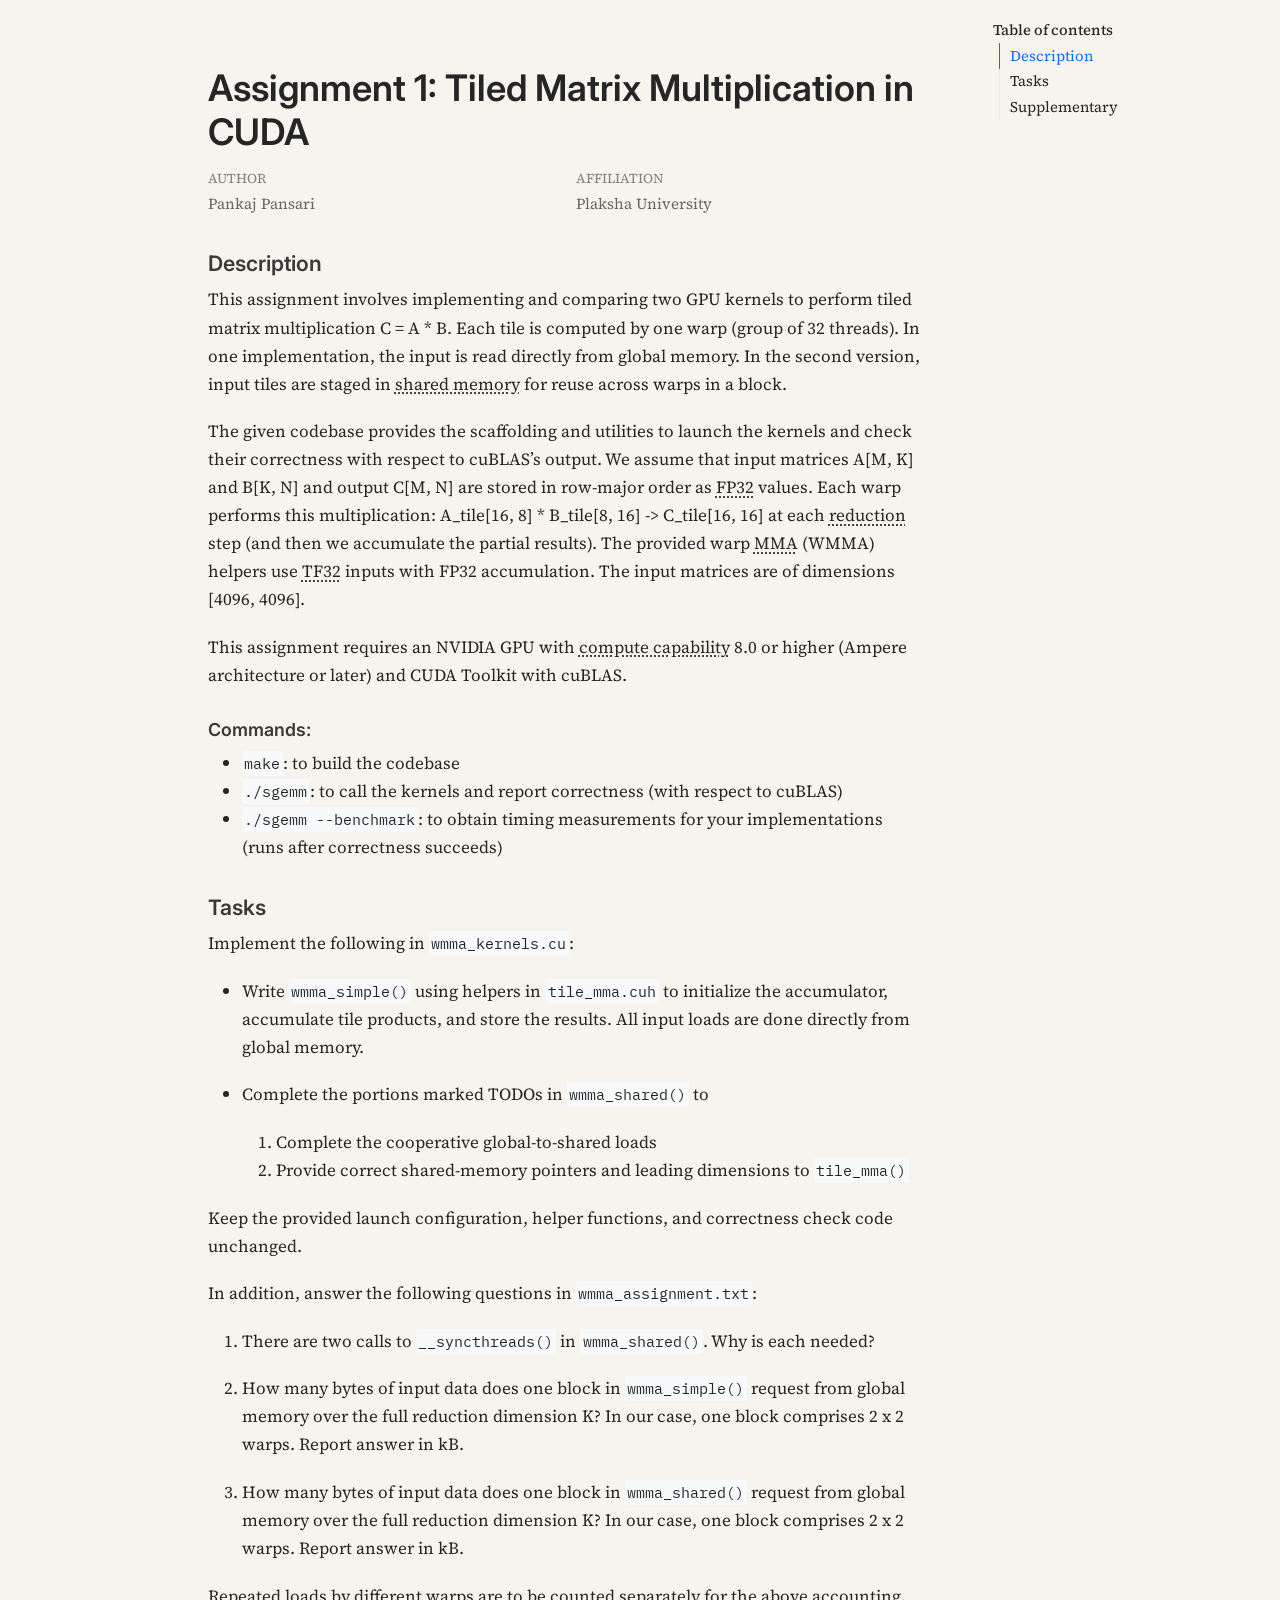
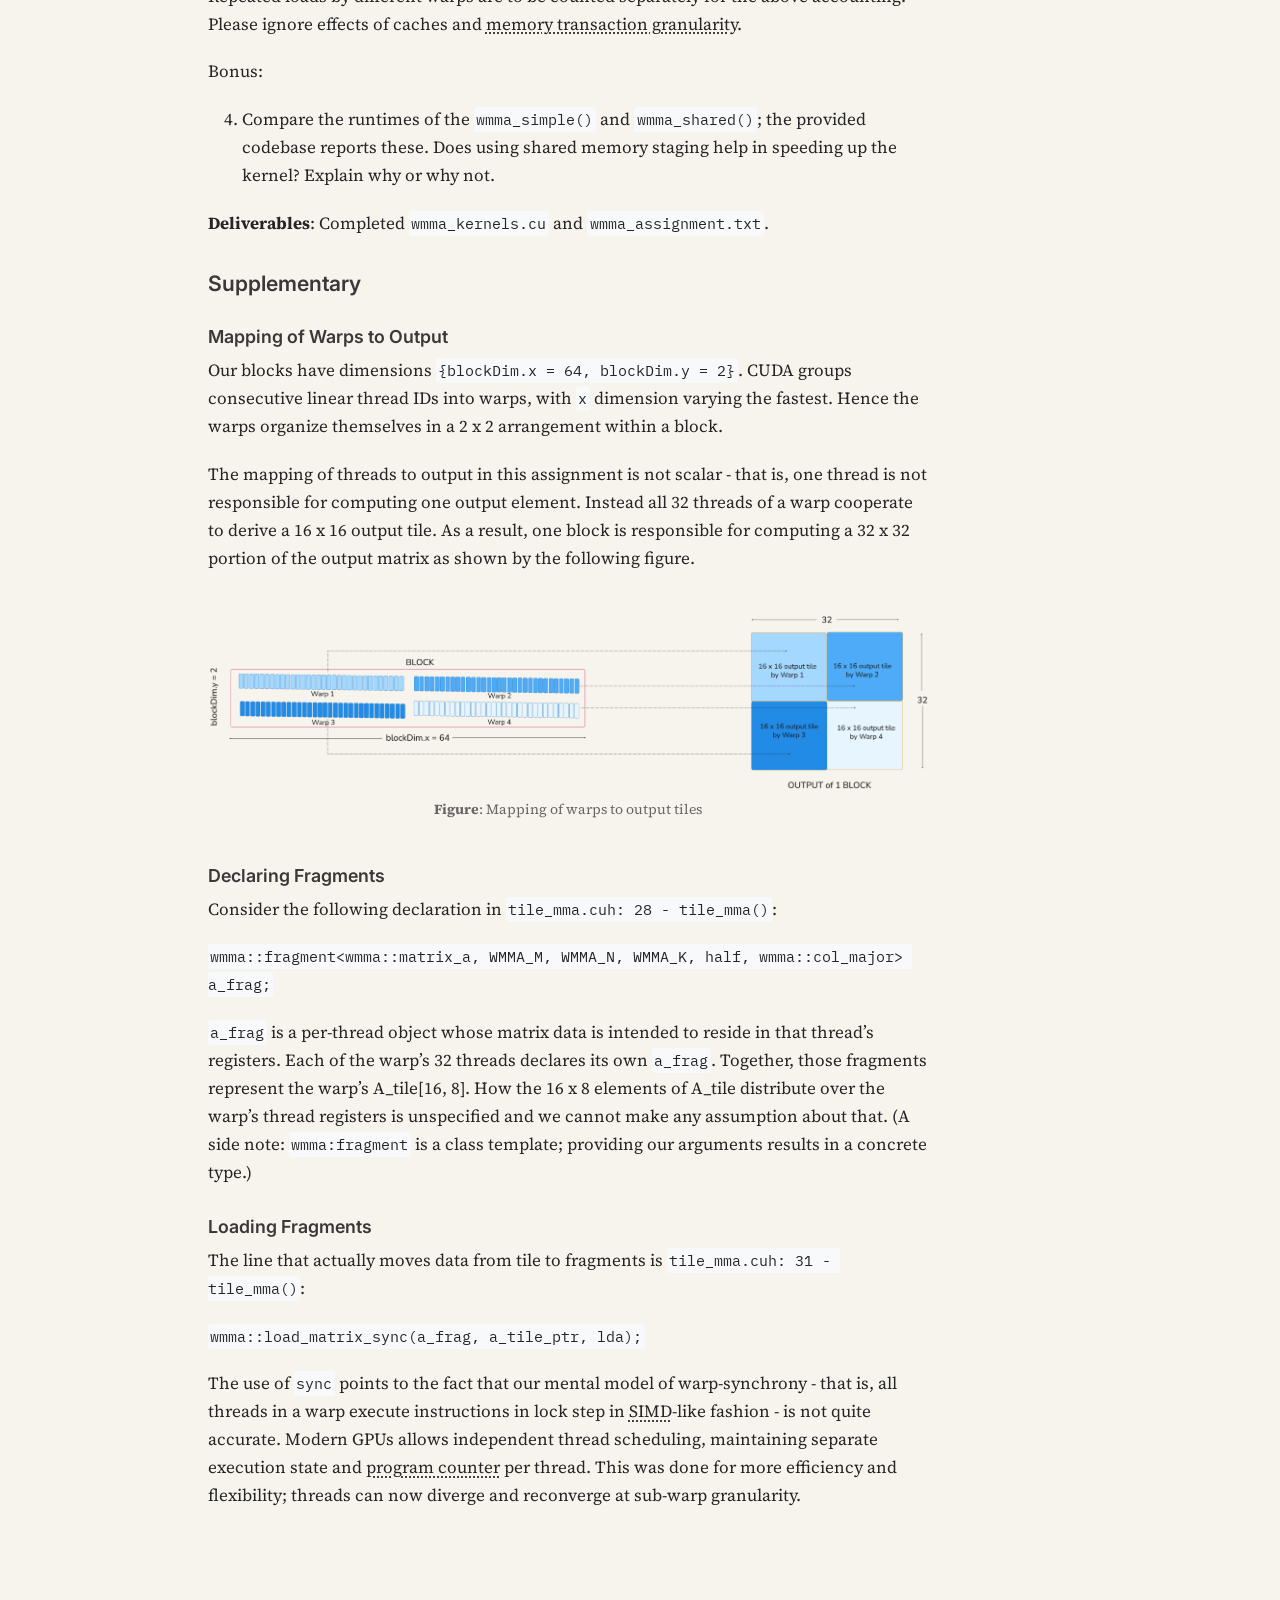
<file: writeups/tiled_matmul_assignment/README.html>
<!DOCTYPE html>
<html xmlns="http://www.w3.org/1999/xhtml" lang="en" xml:lang="en"><head>

<meta charset="utf-8">
<meta name="generator" content="quarto-1.6.43">

<meta name="viewport" content="width=device-width, initial-scale=1.0, user-scalable=yes">

<meta name="author" content="Pankaj Pansari">

<title>Assignment 1: Tiled Matrix Multiplication in CUDA</title>
<style>
code{white-space: pre-wrap;}
span.smallcaps{font-variant: small-caps;}
div.columns{display: flex; gap: min(4vw, 1.5em);}
div.column{flex: auto; overflow-x: auto;}
div.hanging-indent{margin-left: 1.5em; text-indent: -1.5em;}
ul.task-list{list-style: none;}
ul.task-list li input[type="checkbox"] {
  width: 0.8em;
  margin: 0 0.8em 0.2em -1em; /* quarto-specific, see https://github.com/quarto-dev/quarto-cli/issues/4556 */ 
  vertical-align: middle;
}
</style>


<script src="README_files/libs/clipboard/clipboard.min.js"></script>
<script src="README_files/libs/quarto-html/quarto.js"></script>
<script src="README_files/libs/quarto-html/popper.min.js"></script>
<script src="README_files/libs/quarto-html/tippy.umd.min.js"></script>
<script src="README_files/libs/quarto-html/anchor.min.js"></script>
<link href="README_files/libs/quarto-html/tippy.css" rel="stylesheet">
<link href="README_files/libs/quarto-html/quarto-syntax-highlighting-7fd0fe4245b865325b8ce8dccb604d59.css" rel="stylesheet" id="quarto-text-highlighting-styles">
<script src="README_files/libs/bootstrap/bootstrap.min.js"></script>
<link href="README_files/libs/bootstrap/bootstrap-icons.css" rel="stylesheet">
<link href="README_files/libs/bootstrap/bootstrap-6c8863d5bc949aecf8839d18886be96b.min.css" rel="stylesheet" append-hash="true" id="quarto-bootstrap" data-mode="light">
<style>html{ scroll-behavior: smooth; }</style>


<link rel="stylesheet" href="../../styles.css">
</head>

<body>

<div id="quarto-content" class="page-columns page-rows-contents page-layout-article">
<div id="quarto-margin-sidebar" class="sidebar margin-sidebar">
  <nav id="TOC" role="doc-toc" class="toc-active">
    <h2 id="toc-title">Table of contents</h2>
   
  <ul>
  <li><a href="#description" id="toc-description" class="nav-link active" data-scroll-target="#description">Description</a></li>
  <li><a href="#tasks" id="toc-tasks" class="nav-link" data-scroll-target="#tasks">Tasks</a></li>
  <li><a href="#supplementary" id="toc-supplementary" class="nav-link" data-scroll-target="#supplementary">Supplementary</a></li>
  </ul>
</nav>
</div>
<main class="content" id="quarto-document-content">

<header id="title-block-header" class="quarto-title-block default">
<div class="quarto-title">
<h1 class="title">Assignment 1: Tiled Matrix Multiplication in CUDA</h1>
</div>


<div class="quarto-title-meta-author">
  <div class="quarto-title-meta-heading">Author</div>
  <div class="quarto-title-meta-heading">Affiliation</div>
  
    <div class="quarto-title-meta-contents">
    <p class="author">Pankaj Pansari </p>
  </div>
  <div class="quarto-title-meta-contents">
        <p class="affiliation">
            Plaksha University
          </p>
      </div>
  </div>

<div class="quarto-title-meta">

      
  
    
  </div>
  


</header>


<section id="description" class="level3">
<h3 class="anchored" data-anchor-id="description">Description</h3>
<p>This assignment involves implementing and comparing two GPU kernels to perform tiled matrix multiplication C = A * B. Each tile is computed by one warp (group of 32 threads). In one implementation, the input is read directly from global memory. In the second version, input tiles are staged in <a href="../../glossary.html#shared-memory">shared memory</a> for reuse across warps in a block.</p>
<p>The given codebase provides the scaffolding and utilities to launch the kernels and check their correctness with respect to cuBLAS’s output. We assume that input matrices A[M, K] and B[K, N] and output C[M, N] are stored in row-major order as <a href="../../glossary.html#fp32">FP32</a> values. Each warp performs this multiplication: A_tile[16, 8] * B_tile[8, 16] -&gt; C_tile[16, 16] at each <a href="../../glossary.html#reduction">reduction</a> step (and then we accumulate the partial results). The provided warp <a href="../../glossary.html#mma">MMA</a> (WMMA) helpers use <a href="../../glossary.html#tf32">TF32</a> inputs with FP32 accumulation. The input matrices are of dimensions [4096, 4096].</p>
<p>This assignment requires an NVIDIA GPU with <a href="../../glossary.html#compute-capability">compute capability</a> 8.0 or higher (Ampere architecture or later) and CUDA Toolkit with cuBLAS.</p>
<section id="commands" class="level4">
<h4 class="anchored" data-anchor-id="commands">Commands:</h4>
<ul>
<li><code>make</code>: to build the codebase</li>
<li><code>./sgemm</code>: to call the kernels and report correctness (with respect to cuBLAS)</li>
<li><code>./sgemm --benchmark</code>: to obtain timing measurements for your implementations (runs after correctness succeeds)</li>
</ul>
</section>
</section>
<section id="tasks" class="level3">
<h3 class="anchored" data-anchor-id="tasks">Tasks</h3>
<p>Implement the following in <code>wmma_kernels.cu</code>:</p>
<ul>
<li><p>Write <code>wmma_simple()</code> using helpers in <code>tile_mma.cuh</code> to initialize the accumulator, accumulate tile products, and store the results. All input loads are done directly from global memory.</p></li>
<li><p>Complete the portions marked TODOs in <code>wmma_shared()</code> to</p>
<ol type="1">
<li>Complete the cooperative global-to-shared loads</li>
<li>Provide correct shared-memory pointers and leading dimensions to <code>tile_mma()</code></li>
</ol></li>
</ul>
<p>Keep the provided launch configuration, helper functions, and correctness check code unchanged.</p>
<p>In addition, answer the following questions in <code>wmma_assignment.txt</code>:</p>
<ol type="1">
<li><p>There are two calls to <code>__syncthreads()</code> in <code>wmma_shared()</code>. Why is each needed?</p></li>
<li><p>How many bytes of input data does one block in <code>wmma_simple()</code> request from global memory over the full reduction dimension K? In our case, one block comprises 2 x 2 warps. Report answer in kB.</p></li>
<li><p>How many bytes of input data does one block in <code>wmma_shared()</code> request from global memory over the full reduction dimension K? In our case, one block comprises 2 x 2 warps. Report answer in kB.</p></li>
</ol>
<p>Repeated loads by different warps are to be counted separately for the above accounting. Please ignore effects of caches and <a href="../../glossary.html#memory-transaction-granularity">memory transaction granularity</a>.</p>
<p>Bonus:</p>
<ol start="4" type="1">
<li>Compare the runtimes of the <code>wmma_simple()</code> and <code>wmma_shared()</code>; the provided codebase reports these. Does using shared memory staging help in speeding up the kernel? Explain why or why not.</li>
</ol>
<p><strong>Deliverables</strong>: Completed <code>wmma_kernels.cu</code> and <code>wmma_assignment.txt</code>.</p>
</section>
<section id="supplementary" class="level3">
<h3 class="anchored" data-anchor-id="supplementary">Supplementary</h3>
<section id="mapping-of-warps-to-output" class="level4">
<h4 class="anchored" data-anchor-id="mapping-of-warps-to-output">Mapping of Warps to Output</h4>
<p>Our blocks have dimensions <code>{blockDim.x = 64, blockDim.y = 2}</code>. CUDA groups consecutive linear thread IDs into warps, with <code>x</code> dimension varying the fastest. Hence the warps organize themselves in a 2 x 2 arrangement within a block.</p>
<p>The mapping of threads to output in this assignment is not scalar - that is, one thread is not responsible for computing one output element. Instead all 32 threads of a warp cooperate to derive a 16 x 16 output tile. As a result, one block is responsible for computing a 32 x 32 portion of the output matrix as shown by the following figure.</p>
<div class="intro-figure">
<div class="quarto-figure quarto-figure-center">
<figure class="figure">
<p><img src="assignment_fig1.png" class="img-fluid figure-img" style="width:130.0%"></p>
<figcaption><strong>Figure</strong>: Mapping of warps to output tiles</figcaption>
</figure>
</div>
</div>
</section>
<section id="declaring-fragments" class="level4">
<h4 class="anchored" data-anchor-id="declaring-fragments">Declaring Fragments</h4>
<p>Consider the following declaration in <code>tile_mma.cuh: 28 - tile_mma()</code>:</p>
<p><code>wmma::fragment&lt;wmma::matrix_a, WMMA_M, WMMA_N, WMMA_K, half, wmma::col_major&gt; a_frag;</code></p>
<p><code>a_frag</code> is a per-thread object whose matrix data is intended to reside in that thread’s registers. Each of the warp’s 32 threads declares its own <code>a_frag</code>. Together, those fragments represent the warp’s A_tile[16, 8]. How the 16 x 8 elements of A_tile distribute over the warp’s thread registers is unspecified and we cannot make any assumption about that. (A side note: <code>wmma:fragment</code> is a class template; providing our arguments results in a concrete type.)</p>
</section>
<section id="loading-fragments" class="level4">
<h4 class="anchored" data-anchor-id="loading-fragments">Loading Fragments</h4>
<p>The line that actually moves data from tile to fragments is <code>tile_mma.cuh: 31 - tile_mma()</code>:</p>
<p><code>wmma::load_matrix_sync(a_frag, a_tile_ptr, lda);</code></p>
<p>The use of <code>sync</code> points to the fact that our mental model of warp-synchrony - that is, all threads in a warp execute instructions in lock step in <a href="../../glossary.html#simd">SIMD</a>-like fashion - is not quite accurate. Modern GPUs allows independent thread scheduling, maintaining separate execution state and <a href="../../glossary.html#pc">program counter</a> per thread. This was done for more efficiency and flexibility; threads can now diverge and reconverge at sub-warp granularity.</p>
</section>
</section>

</main>
<!-- /main column -->
<script id="quarto-html-after-body" type="application/javascript">
window.document.addEventListener("DOMContentLoaded", function (event) {
  const toggleBodyColorMode = (bsSheetEl) => {
    const mode = bsSheetEl.getAttribute("data-mode");
    const bodyEl = window.document.querySelector("body");
    if (mode === "dark") {
      bodyEl.classList.add("quarto-dark");
      bodyEl.classList.remove("quarto-light");
    } else {
      bodyEl.classList.add("quarto-light");
      bodyEl.classList.remove("quarto-dark");
    }
  }
  const toggleBodyColorPrimary = () => {
    const bsSheetEl = window.document.querySelector("link#quarto-bootstrap");
    if (bsSheetEl) {
      toggleBodyColorMode(bsSheetEl);
    }
  }
  toggleBodyColorPrimary();  
  const icon = "";
  const anchorJS = new window.AnchorJS();
  anchorJS.options = {
    placement: 'right',
    icon: icon
  };
  anchorJS.add('.anchored');
  const isCodeAnnotation = (el) => {
    for (const clz of el.classList) {
      if (clz.startsWith('code-annotation-')) {                     
        return true;
      }
    }
    return false;
  }
  const onCopySuccess = function(e) {
    // button target
    const button = e.trigger;
    // don't keep focus
    button.blur();
    // flash "checked"
    button.classList.add('code-copy-button-checked');
    var currentTitle = button.getAttribute("title");
    button.setAttribute("title", "Copied!");
    let tooltip;
    if (window.bootstrap) {
      button.setAttribute("data-bs-toggle", "tooltip");
      button.setAttribute("data-bs-placement", "left");
      button.setAttribute("data-bs-title", "Copied!");
      tooltip = new bootstrap.Tooltip(button, 
        { trigger: "manual", 
          customClass: "code-copy-button-tooltip",
          offset: [0, -8]});
      tooltip.show();    
    }
    setTimeout(function() {
      if (tooltip) {
        tooltip.hide();
        button.removeAttribute("data-bs-title");
        button.removeAttribute("data-bs-toggle");
        button.removeAttribute("data-bs-placement");
      }
      button.setAttribute("title", currentTitle);
      button.classList.remove('code-copy-button-checked');
    }, 1000);
    // clear code selection
    e.clearSelection();
  }
  const getTextToCopy = function(trigger) {
      const codeEl = trigger.previousElementSibling.cloneNode(true);
      for (const childEl of codeEl.children) {
        if (isCodeAnnotation(childEl)) {
          childEl.remove();
        }
      }
      return codeEl.innerText;
  }
  const clipboard = new window.ClipboardJS('.code-copy-button:not([data-in-quarto-modal])', {
    text: getTextToCopy
  });
  clipboard.on('success', onCopySuccess);
  if (window.document.getElementById('quarto-embedded-source-code-modal')) {
    const clipboardModal = new window.ClipboardJS('.code-copy-button[data-in-quarto-modal]', {
      text: getTextToCopy,
      container: window.document.getElementById('quarto-embedded-source-code-modal')
    });
    clipboardModal.on('success', onCopySuccess);
  }
    var localhostRegex = new RegExp(/^(?:http|https):\/\/localhost\:?[0-9]*\//);
    var mailtoRegex = new RegExp(/^mailto:/);
      var filterRegex = new RegExp('/' + window.location.host + '/');
    var isInternal = (href) => {
        return filterRegex.test(href) || localhostRegex.test(href) || mailtoRegex.test(href);
    }
    // Inspect non-navigation links and adorn them if external
 	var links = window.document.querySelectorAll('a[href]:not(.nav-link):not(.navbar-brand):not(.toc-action):not(.sidebar-link):not(.sidebar-item-toggle):not(.pagination-link):not(.no-external):not([aria-hidden]):not(.dropdown-item):not(.quarto-navigation-tool):not(.about-link)');
    for (var i=0; i<links.length; i++) {
      const link = links[i];
      if (!isInternal(link.href)) {
        // undo the damage that might have been done by quarto-nav.js in the case of
        // links that we want to consider external
        if (link.dataset.originalHref !== undefined) {
          link.href = link.dataset.originalHref;
        }
      }
    }
  function tippyHover(el, contentFn, onTriggerFn, onUntriggerFn) {
    const config = {
      allowHTML: true,
      maxWidth: 500,
      delay: 100,
      arrow: false,
      appendTo: function(el) {
          return el.parentElement;
      },
      interactive: true,
      interactiveBorder: 10,
      theme: 'quarto',
      placement: 'bottom-start',
    };
    if (contentFn) {
      config.content = contentFn;
    }
    if (onTriggerFn) {
      config.onTrigger = onTriggerFn;
    }
    if (onUntriggerFn) {
      config.onUntrigger = onUntriggerFn;
    }
    window.tippy(el, config); 
  }
  const noterefs = window.document.querySelectorAll('a[role="doc-noteref"]');
  for (var i=0; i<noterefs.length; i++) {
    const ref = noterefs[i];
    tippyHover(ref, function() {
      // use id or data attribute instead here
      let href = ref.getAttribute('data-footnote-href') || ref.getAttribute('href');
      try { href = new URL(href).hash; } catch {}
      const id = href.replace(/^#\/?/, "");
      const note = window.document.getElementById(id);
      if (note) {
        return note.innerHTML;
      } else {
        return "";
      }
    });
  }
  const xrefs = window.document.querySelectorAll('a.quarto-xref');
  const processXRef = (id, note) => {
    // Strip column container classes
    const stripColumnClz = (el) => {
      el.classList.remove("page-full", "page-columns");
      if (el.children) {
        for (const child of el.children) {
          stripColumnClz(child);
        }
      }
    }
    stripColumnClz(note)
    if (id === null || id.startsWith('sec-')) {
      // Special case sections, only their first couple elements
      const container = document.createElement("div");
      if (note.children && note.children.length > 2) {
        container.appendChild(note.children[0].cloneNode(true));
        for (let i = 1; i < note.children.length; i++) {
          const child = note.children[i];
          if (child.tagName === "P" && child.innerText === "") {
            continue;
          } else {
            container.appendChild(child.cloneNode(true));
            break;
          }
        }
        if (window.Quarto?.typesetMath) {
          window.Quarto.typesetMath(container);
        }
        return container.innerHTML
      } else {
        if (window.Quarto?.typesetMath) {
          window.Quarto.typesetMath(note);
        }
        return note.innerHTML;
      }
    } else {
      // Remove any anchor links if they are present
      const anchorLink = note.querySelector('a.anchorjs-link');
      if (anchorLink) {
        anchorLink.remove();
      }
      if (window.Quarto?.typesetMath) {
        window.Quarto.typesetMath(note);
      }
      if (note.classList.contains("callout")) {
        return note.outerHTML;
      } else {
        return note.innerHTML;
      }
    }
  }
  for (var i=0; i<xrefs.length; i++) {
    const xref = xrefs[i];
    tippyHover(xref, undefined, function(instance) {
      instance.disable();
      let url = xref.getAttribute('href');
      let hash = undefined; 
      if (url.startsWith('#')) {
        hash = url;
      } else {
        try { hash = new URL(url).hash; } catch {}
      }
      if (hash) {
        const id = hash.replace(/^#\/?/, "");
        const note = window.document.getElementById(id);
        if (note !== null) {
          try {
            const html = processXRef(id, note.cloneNode(true));
            instance.setContent(html);
          } finally {
            instance.enable();
            instance.show();
          }
        } else {
          // See if we can fetch this
          fetch(url.split('#')[0])
          .then(res => res.text())
          .then(html => {
            const parser = new DOMParser();
            const htmlDoc = parser.parseFromString(html, "text/html");
            const note = htmlDoc.getElementById(id);
            if (note !== null) {
              const html = processXRef(id, note);
              instance.setContent(html);
            } 
          }).finally(() => {
            instance.enable();
            instance.show();
          });
        }
      } else {
        // See if we can fetch a full url (with no hash to target)
        // This is a special case and we should probably do some content thinning / targeting
        fetch(url)
        .then(res => res.text())
        .then(html => {
          const parser = new DOMParser();
          const htmlDoc = parser.parseFromString(html, "text/html");
          const note = htmlDoc.querySelector('main.content');
          if (note !== null) {
            // This should only happen for chapter cross references
            // (since there is no id in the URL)
            // remove the first header
            if (note.children.length > 0 && note.children[0].tagName === "HEADER") {
              note.children[0].remove();
            }
            const html = processXRef(null, note);
            instance.setContent(html);
          } 
        }).finally(() => {
          instance.enable();
          instance.show();
        });
      }
    }, function(instance) {
    });
  }
      let selectedAnnoteEl;
      const selectorForAnnotation = ( cell, annotation) => {
        let cellAttr = 'data-code-cell="' + cell + '"';
        let lineAttr = 'data-code-annotation="' +  annotation + '"';
        const selector = 'span[' + cellAttr + '][' + lineAttr + ']';
        return selector;
      }
      const selectCodeLines = (annoteEl) => {
        const doc = window.document;
        const targetCell = annoteEl.getAttribute("data-target-cell");
        const targetAnnotation = annoteEl.getAttribute("data-target-annotation");
        const annoteSpan = window.document.querySelector(selectorForAnnotation(targetCell, targetAnnotation));
        const lines = annoteSpan.getAttribute("data-code-lines").split(",");
        const lineIds = lines.map((line) => {
          return targetCell + "-" + line;
        })
        let top = null;
        let height = null;
        let parent = null;
        if (lineIds.length > 0) {
            //compute the position of the single el (top and bottom and make a div)
            const el = window.document.getElementById(lineIds[0]);
            top = el.offsetTop;
            height = el.offsetHeight;
            parent = el.parentElement.parentElement;
          if (lineIds.length > 1) {
            const lastEl = window.document.getElementById(lineIds[lineIds.length - 1]);
            const bottom = lastEl.offsetTop + lastEl.offsetHeight;
            height = bottom - top;
          }
          if (top !== null && height !== null && parent !== null) {
            // cook up a div (if necessary) and position it 
            let div = window.document.getElementById("code-annotation-line-highlight");
            if (div === null) {
              div = window.document.createElement("div");
              div.setAttribute("id", "code-annotation-line-highlight");
              div.style.position = 'absolute';
              parent.appendChild(div);
            }
            div.style.top = top - 2 + "px";
            div.style.height = height + 4 + "px";
            div.style.left = 0;
            let gutterDiv = window.document.getElementById("code-annotation-line-highlight-gutter");
            if (gutterDiv === null) {
              gutterDiv = window.document.createElement("div");
              gutterDiv.setAttribute("id", "code-annotation-line-highlight-gutter");
              gutterDiv.style.position = 'absolute';
              const codeCell = window.document.getElementById(targetCell);
              const gutter = codeCell.querySelector('.code-annotation-gutter');
              gutter.appendChild(gutterDiv);
            }
            gutterDiv.style.top = top - 2 + "px";
            gutterDiv.style.height = height + 4 + "px";
          }
          selectedAnnoteEl = annoteEl;
        }
      };
      const unselectCodeLines = () => {
        const elementsIds = ["code-annotation-line-highlight", "code-annotation-line-highlight-gutter"];
        elementsIds.forEach((elId) => {
          const div = window.document.getElementById(elId);
          if (div) {
            div.remove();
          }
        });
        selectedAnnoteEl = undefined;
      };
        // Handle positioning of the toggle
    window.addEventListener(
      "resize",
      throttle(() => {
        elRect = undefined;
        if (selectedAnnoteEl) {
          selectCodeLines(selectedAnnoteEl);
        }
      }, 10)
    );
    function throttle(fn, ms) {
    let throttle = false;
    let timer;
      return (...args) => {
        if(!throttle) { // first call gets through
            fn.apply(this, args);
            throttle = true;
        } else { // all the others get throttled
            if(timer) clearTimeout(timer); // cancel #2
            timer = setTimeout(() => {
              fn.apply(this, args);
              timer = throttle = false;
            }, ms);
        }
      };
    }
      // Attach click handler to the DT
      const annoteDls = window.document.querySelectorAll('dt[data-target-cell]');
      for (const annoteDlNode of annoteDls) {
        annoteDlNode.addEventListener('click', (event) => {
          const clickedEl = event.target;
          if (clickedEl !== selectedAnnoteEl) {
            unselectCodeLines();
            const activeEl = window.document.querySelector('dt[data-target-cell].code-annotation-active');
            if (activeEl) {
              activeEl.classList.remove('code-annotation-active');
            }
            selectCodeLines(clickedEl);
            clickedEl.classList.add('code-annotation-active');
          } else {
            // Unselect the line
            unselectCodeLines();
            clickedEl.classList.remove('code-annotation-active');
          }
        });
      }
  const findCites = (el) => {
    const parentEl = el.parentElement;
    if (parentEl) {
      const cites = parentEl.dataset.cites;
      if (cites) {
        return {
          el,
          cites: cites.split(' ')
        };
      } else {
        return findCites(el.parentElement)
      }
    } else {
      return undefined;
    }
  };
  var bibliorefs = window.document.querySelectorAll('a[role="doc-biblioref"]');
  for (var i=0; i<bibliorefs.length; i++) {
    const ref = bibliorefs[i];
    const citeInfo = findCites(ref);
    if (citeInfo) {
      tippyHover(citeInfo.el, function() {
        var popup = window.document.createElement('div');
        citeInfo.cites.forEach(function(cite) {
          var citeDiv = window.document.createElement('div');
          citeDiv.classList.add('hanging-indent');
          citeDiv.classList.add('csl-entry');
          var biblioDiv = window.document.getElementById('ref-' + cite);
          if (biblioDiv) {
            citeDiv.innerHTML = biblioDiv.innerHTML;
          }
          popup.appendChild(citeDiv);
        });
        return popup.innerHTML;
      });
    }
  }
});
</script>
</div> <!-- /content -->




<script src="README_files/libs/quarto-html/zenscroll-min.js"></script>
</body></html>
</file>
<file: index_files/libs/quarto-html/tippy.css>
.tippy-box[data-animation=fade][data-state=hidden]{opacity:0}[data-tippy-root]{max-width:calc(100vw - 10px)}.tippy-box{position:relative;background-color:#333;color:#fff;border-radius:4px;font-size:14px;line-height:1.4;white-space:normal;outline:0;transition-property:transform,visibility,opacity}.tippy-box[data-placement^=top]>.tippy-arrow{bottom:0}.tippy-box[data-placement^=top]>.tippy-arrow:before{bottom:-7px;left:0;border-width:8px 8px 0;border-top-color:initial;transform-origin:center top}.tippy-box[data-placement^=bottom]>.tippy-arrow{top:0}.tippy-box[data-placement^=bottom]>.tippy-arrow:before{top:-7px;left:0;border-width:0 8px 8px;border-bottom-color:initial;transform-origin:center bottom}.tippy-box[data-placement^=left]>.tippy-arrow{right:0}.tippy-box[data-placement^=left]>.tippy-arrow:before{border-width:8px 0 8px 8px;border-left-color:initial;right:-7px;transform-origin:center left}.tippy-box[data-placement^=right]>.tippy-arrow{left:0}.tippy-box[data-placement^=right]>.tippy-arrow:before{left:-7px;border-width:8px 8px 8px 0;border-right-color:initial;transform-origin:center right}.tippy-box[data-inertia][data-state=visible]{transition-timing-function:cubic-bezier(.54,1.5,.38,1.11)}.tippy-arrow{width:16px;height:16px;color:#333}.tippy-arrow:before{content:"";position:absolute;border-color:transparent;border-style:solid}.tippy-content{position:relative;padding:5px 9px;z-index:1}
</file>
<file: index_files/libs/quarto-html/quarto-syntax-highlighting-7fd0fe4245b865325b8ce8dccb604d59.css>
/* quarto syntax highlight colors */
:root {
  --quarto-hl-al-color: #ff5555;
  --quarto-hl-an-color: #6a737d;
  --quarto-hl-at-color: #d73a49;
  --quarto-hl-bn-color: #005cc5;
  --quarto-hl-bu-color: #d73a49;
  --quarto-hl-ch-color: #032f62;
  --quarto-hl-co-color: #6a737d;
  --quarto-hl-cv-color: #6a737d;
  --quarto-hl-cn-color: #005cc5;
  --quarto-hl-cf-color: #d73a49;
  --quarto-hl-dt-color: #d73a49;
  --quarto-hl-dv-color: #005cc5;
  --quarto-hl-do-color: #6a737d;
  --quarto-hl-er-color: #ff5555;
  --quarto-hl-ex-color: #d73a49;
  --quarto-hl-fl-color: #005cc5;
  --quarto-hl-fu-color: #6f42c1;
  --quarto-hl-im-color: #032f62;
  --quarto-hl-in-color: #6a737d;
  --quarto-hl-kw-color: #d73a49;
  --quarto-hl-op-color: #24292e;
  --quarto-hl-pp-color: #d73a49;
  --quarto-hl-re-color: #6a737d;
  --quarto-hl-sc-color: #005cc5;
  --quarto-hl-ss-color: #032f62;
  --quarto-hl-st-color: #032f62;
  --quarto-hl-va-color: #e36209;
  --quarto-hl-vs-color: #032f62;
  --quarto-hl-wa-color: #ff5555;
}

/* other quarto variables */
:root {
  --quarto-font-monospace: SFMono-Regular, Menlo, Monaco, Consolas, "Liberation Mono", "Courier New", monospace;
}

code span.al {
  font-weight: bold;
  color: #ff5555;
}

code span.an {
  color: #6a737d;
}

code span.at {
  color: #d73a49;
}

code span.bn {
  color: #005cc5;
}

code span.bu {
  color: #d73a49;
}

code span.ch {
  color: #032f62;
}

code span.co {
  color: #6a737d;
}

code span.cv {
  color: #6a737d;
}

code span.cn {
  color: #005cc5;
}

code span.cf {
  color: #d73a49;
}

code span.dt {
  color: #d73a49;
}

code span.dv {
  color: #005cc5;
}

code span.do {
  color: #6a737d;
}

code span.er {
  color: #ff5555;
  text-decoration: underline;
}

code span.ex {
  font-weight: bold;
  color: #d73a49;
}

code span.fl {
  color: #005cc5;
}

code span.fu {
  color: #6f42c1;
}

code span.im {
  color: #032f62;
}

code span.in {
  color: #6a737d;
}

code span.kw {
  color: #d73a49;
}

pre > code.sourceCode > span {
  color: #24292e;
}

code span {
  color: #24292e;
}

code.sourceCode > span {
  color: #24292e;
}

div.sourceCode,
div.sourceCode pre.sourceCode {
  color: #24292e;
}

code span.op {
  color: #24292e;
}

code span.pp {
  color: #d73a49;
}

code span.re {
  color: #6a737d;
}

code span.sc {
  color: #005cc5;
}

code span.ss {
  color: #032f62;
}

code span.st {
  color: #032f62;
}

code span.va {
  color: #e36209;
}

code span.vs {
  color: #032f62;
}

code span.wa {
  color: #ff5555;
}

.prevent-inlining {
  content: "</";
}

/*# sourceMappingURL=b1145201d632bdccf297ca2883d509fb.css.map */
</file>
<file: styles.css>
@import url("https://fonts.googleapis.com/css2?family=IBM+Plex+Mono:wght@400;500&family=Inter:wght@500;600&family=Source+Serif+4:opsz,wght@8..60,400;8..60,600&display=swap");

:root {
  --page-bg: #f7f4ed;
  --text-color: #252525;
  --secondary-text: #666;
  --accent-color: #315a7d;
  --accent-hover: #203f59;
  --code-bg: #efebe3;
  --border-color: #ddd8ce;
}

html {
  font-size: 18px;
}

body {
  background-color: var(--page-bg);
  color: var(--text-color);
  font-family: "Source Serif 4", Georgia, "Times New Roman", serif;
  font-size: 1rem;
  line-height: 1.65;
}

#quarto-content {
  background-color: var(--page-bg);
}

main.content {
  width: 100%;
  max-width: 720px;
  margin-inline: auto;
  padding-top: 3rem;
  padding-bottom: 6rem;
}

h1,
h2,
h3,
h4,
h5,
h6,
.navbar {
  color: var(--text-color);
  font-family: "Inter", system-ui, sans-serif;
  font-weight: 600;
  line-height: 1.2;
}

h1,
.quarto-title h1.title {
  font-size: 2.15rem;
}

h2 {
  margin-top: 2.5rem;
  font-size: 1.6rem;
}

h3 {
  margin-top: 2rem;
  font-size: 1.25rem;
}

h4 {
  margin-top: 1.75rem;
  font-size: 1.05rem;
}

p,
ul,
ol {
  margin-bottom: 1.15rem;
}

a {
  color: var(--accent-color);
  text-decoration-thickness: 0.06em;
  text-underline-offset: 0.14em;
}

a:hover,
a:focus {
  color: var(--accent-hover);
}

a[href*="glossary.html#"] {
  color: inherit;
  text-decoration: underline dotted;
  text-underline-offset: 0.2em;
}

a[href*="glossary.html#"]:hover,
a[href*="glossary.html#"]:focus {
  text-decoration-style: solid;
}

.quarto-title-meta,
.quarto-title-meta-heading,
.quarto-title-meta-contents,
figcaption,
.figure-caption,
caption {
  color: var(--secondary-text);
  font-size: 0.82rem;
}

hr {
  margin-block: 2.5rem;
  border: 0;
  border-top: 1px solid var(--border-color);
  opacity: 1;
}

code,
kbd,
samp,
pre {
  font-family: "IBM Plex Mono", "SFMono-Regular", Consolas, monospace;
}

code:not(pre code) {
  padding: 0.1em 0.3em;
  border-radius: 3px;
  background-color: var(--code-bg);
  color: var(--text-color);
  font-size: 0.88em;
}

div.sourceCode,
pre.sourceCode,
pre:not(.sourceCode) {
  border: 1px solid var(--border-color);
  border-radius: 5px;
  background-color: var(--code-bg);
}

pre.sourceCode,
pre:not(.sourceCode) {
  padding: 1rem 1.1rem;
  font-size: 0.86rem;
  line-height: 1.55;
}

figure,
.quarto-figure {
  margin-block: 2.5rem;
}

figure img,
.quarto-figure img {
  display: block;
  height: auto;
  margin-inline: auto;
}

.intro-figure img {
  width: 75%;
}

.intro-figure figcaption {
  text-align: center;
}

.figure-wide {
  position: relative;
  left: 50%;
  width: min(1000px, calc(100vw - 3rem));
  max-width: none;
  transform: translateX(-50%);
}

.math.display,
div[id^="eq-"] {
  margin-block: 1.75rem;
}

.callout {
  border: 0;
  border-left: 4px solid var(--accent-color);
  border-radius: 0 5px 5px 0;
  background-color: var(--code-bg);
  box-shadow: none;
}

.callout .callout-header {
  background-color: transparent;
  font-family: "Inter", system-ui, sans-serif;
}

@media (max-width: 767px) {
  html {
    font-size: 17px;
  }

  main.content {
    padding-top: 1.75rem;
    padding-bottom: 4rem;
  }

  h1,
  .quarto-title h1.title {
    font-size: 1.85rem;
  }

  h2 {
    font-size: 1.45rem;
  }

  h3 {
    font-size: 1.2rem;
  }
}
</file>
<file: writeups/intro/introduction_files/libs/quarto-html/tippy.css>
.tippy-box[data-animation=fade][data-state=hidden]{opacity:0}[data-tippy-root]{max-width:calc(100vw - 10px)}.tippy-box{position:relative;background-color:#333;color:#fff;border-radius:4px;font-size:14px;line-height:1.4;white-space:normal;outline:0;transition-property:transform,visibility,opacity}.tippy-box[data-placement^=top]>.tippy-arrow{bottom:0}.tippy-box[data-placement^=top]>.tippy-arrow:before{bottom:-7px;left:0;border-width:8px 8px 0;border-top-color:initial;transform-origin:center top}.tippy-box[data-placement^=bottom]>.tippy-arrow{top:0}.tippy-box[data-placement^=bottom]>.tippy-arrow:before{top:-7px;left:0;border-width:0 8px 8px;border-bottom-color:initial;transform-origin:center bottom}.tippy-box[data-placement^=left]>.tippy-arrow{right:0}.tippy-box[data-placement^=left]>.tippy-arrow:before{border-width:8px 0 8px 8px;border-left-color:initial;right:-7px;transform-origin:center left}.tippy-box[data-placement^=right]>.tippy-arrow{left:0}.tippy-box[data-placement^=right]>.tippy-arrow:before{left:-7px;border-width:8px 8px 8px 0;border-right-color:initial;transform-origin:center right}.tippy-box[data-inertia][data-state=visible]{transition-timing-function:cubic-bezier(.54,1.5,.38,1.11)}.tippy-arrow{width:16px;height:16px;color:#333}.tippy-arrow:before{content:"";position:absolute;border-color:transparent;border-style:solid}.tippy-content{position:relative;padding:5px 9px;z-index:1}
</file>
<file: writeups/intro/introduction_files/libs/quarto-html/quarto-syntax-highlighting-7fd0fe4245b865325b8ce8dccb604d59.css>
/* quarto syntax highlight colors */
:root {
  --quarto-hl-al-color: #ff5555;
  --quarto-hl-an-color: #6a737d;
  --quarto-hl-at-color: #d73a49;
  --quarto-hl-bn-color: #005cc5;
  --quarto-hl-bu-color: #d73a49;
  --quarto-hl-ch-color: #032f62;
  --quarto-hl-co-color: #6a737d;
  --quarto-hl-cv-color: #6a737d;
  --quarto-hl-cn-color: #005cc5;
  --quarto-hl-cf-color: #d73a49;
  --quarto-hl-dt-color: #d73a49;
  --quarto-hl-dv-color: #005cc5;
  --quarto-hl-do-color: #6a737d;
  --quarto-hl-er-color: #ff5555;
  --quarto-hl-ex-color: #d73a49;
  --quarto-hl-fl-color: #005cc5;
  --quarto-hl-fu-color: #6f42c1;
  --quarto-hl-im-color: #032f62;
  --quarto-hl-in-color: #6a737d;
  --quarto-hl-kw-color: #d73a49;
  --quarto-hl-op-color: #24292e;
  --quarto-hl-pp-color: #d73a49;
  --quarto-hl-re-color: #6a737d;
  --quarto-hl-sc-color: #005cc5;
  --quarto-hl-ss-color: #032f62;
  --quarto-hl-st-color: #032f62;
  --quarto-hl-va-color: #e36209;
  --quarto-hl-vs-color: #032f62;
  --quarto-hl-wa-color: #ff5555;
}

/* other quarto variables */
:root {
  --quarto-font-monospace: SFMono-Regular, Menlo, Monaco, Consolas, "Liberation Mono", "Courier New", monospace;
}

code span.al {
  font-weight: bold;
  color: #ff5555;
}

code span.an {
  color: #6a737d;
}

code span.at {
  color: #d73a49;
}

code span.bn {
  color: #005cc5;
}

code span.bu {
  color: #d73a49;
}

code span.ch {
  color: #032f62;
}

code span.co {
  color: #6a737d;
}

code span.cv {
  color: #6a737d;
}

code span.cn {
  color: #005cc5;
}

code span.cf {
  color: #d73a49;
}

code span.dt {
  color: #d73a49;
}

code span.dv {
  color: #005cc5;
}

code span.do {
  color: #6a737d;
}

code span.er {
  color: #ff5555;
  text-decoration: underline;
}

code span.ex {
  font-weight: bold;
  color: #d73a49;
}

code span.fl {
  color: #005cc5;
}

code span.fu {
  color: #6f42c1;
}

code span.im {
  color: #032f62;
}

code span.in {
  color: #6a737d;
}

code span.kw {
  color: #d73a49;
}

pre > code.sourceCode > span {
  color: #24292e;
}

code span {
  color: #24292e;
}

code.sourceCode > span {
  color: #24292e;
}

div.sourceCode,
div.sourceCode pre.sourceCode {
  color: #24292e;
}

code span.op {
  color: #24292e;
}

code span.pp {
  color: #d73a49;
}

code span.re {
  color: #6a737d;
}

code span.sc {
  color: #005cc5;
}

code span.ss {
  color: #032f62;
}

code span.st {
  color: #032f62;
}

code span.va {
  color: #e36209;
}

code span.vs {
  color: #032f62;
}

code span.wa {
  color: #ff5555;
}

.prevent-inlining {
  content: "</";
}

/*# sourceMappingURL=b1145201d632bdccf297ca2883d509fb.css.map */
</file>
<file: writeups/tiled_matmul_assignment/README_files/libs/quarto-html/tippy.css>
.tippy-box[data-animation=fade][data-state=hidden]{opacity:0}[data-tippy-root]{max-width:calc(100vw - 10px)}.tippy-box{position:relative;background-color:#333;color:#fff;border-radius:4px;font-size:14px;line-height:1.4;white-space:normal;outline:0;transition-property:transform,visibility,opacity}.tippy-box[data-placement^=top]>.tippy-arrow{bottom:0}.tippy-box[data-placement^=top]>.tippy-arrow:before{bottom:-7px;left:0;border-width:8px 8px 0;border-top-color:initial;transform-origin:center top}.tippy-box[data-placement^=bottom]>.tippy-arrow{top:0}.tippy-box[data-placement^=bottom]>.tippy-arrow:before{top:-7px;left:0;border-width:0 8px 8px;border-bottom-color:initial;transform-origin:center bottom}.tippy-box[data-placement^=left]>.tippy-arrow{right:0}.tippy-box[data-placement^=left]>.tippy-arrow:before{border-width:8px 0 8px 8px;border-left-color:initial;right:-7px;transform-origin:center left}.tippy-box[data-placement^=right]>.tippy-arrow{left:0}.tippy-box[data-placement^=right]>.tippy-arrow:before{left:-7px;border-width:8px 8px 8px 0;border-right-color:initial;transform-origin:center right}.tippy-box[data-inertia][data-state=visible]{transition-timing-function:cubic-bezier(.54,1.5,.38,1.11)}.tippy-arrow{width:16px;height:16px;color:#333}.tippy-arrow:before{content:"";position:absolute;border-color:transparent;border-style:solid}.tippy-content{position:relative;padding:5px 9px;z-index:1}
</file>
<file: writeups/tiled_matmul_assignment/README_files/libs/quarto-html/quarto-syntax-highlighting-7fd0fe4245b865325b8ce8dccb604d59.css>
/* quarto syntax highlight colors */
:root {
  --quarto-hl-al-color: #ff5555;
  --quarto-hl-an-color: #6a737d;
  --quarto-hl-at-color: #d73a49;
  --quarto-hl-bn-color: #005cc5;
  --quarto-hl-bu-color: #d73a49;
  --quarto-hl-ch-color: #032f62;
  --quarto-hl-co-color: #6a737d;
  --quarto-hl-cv-color: #6a737d;
  --quarto-hl-cn-color: #005cc5;
  --quarto-hl-cf-color: #d73a49;
  --quarto-hl-dt-color: #d73a49;
  --quarto-hl-dv-color: #005cc5;
  --quarto-hl-do-color: #6a737d;
  --quarto-hl-er-color: #ff5555;
  --quarto-hl-ex-color: #d73a49;
  --quarto-hl-fl-color: #005cc5;
  --quarto-hl-fu-color: #6f42c1;
  --quarto-hl-im-color: #032f62;
  --quarto-hl-in-color: #6a737d;
  --quarto-hl-kw-color: #d73a49;
  --quarto-hl-op-color: #24292e;
  --quarto-hl-pp-color: #d73a49;
  --quarto-hl-re-color: #6a737d;
  --quarto-hl-sc-color: #005cc5;
  --quarto-hl-ss-color: #032f62;
  --quarto-hl-st-color: #032f62;
  --quarto-hl-va-color: #e36209;
  --quarto-hl-vs-color: #032f62;
  --quarto-hl-wa-color: #ff5555;
}

/* other quarto variables */
:root {
  --quarto-font-monospace: SFMono-Regular, Menlo, Monaco, Consolas, "Liberation Mono", "Courier New", monospace;
}

code span.al {
  font-weight: bold;
  color: #ff5555;
}

code span.an {
  color: #6a737d;
}

code span.at {
  color: #d73a49;
}

code span.bn {
  color: #005cc5;
}

code span.bu {
  color: #d73a49;
}

code span.ch {
  color: #032f62;
}

code span.co {
  color: #6a737d;
}

code span.cv {
  color: #6a737d;
}

code span.cn {
  color: #005cc5;
}

code span.cf {
  color: #d73a49;
}

code span.dt {
  color: #d73a49;
}

code span.dv {
  color: #005cc5;
}

code span.do {
  color: #6a737d;
}

code span.er {
  color: #ff5555;
  text-decoration: underline;
}

code span.ex {
  font-weight: bold;
  color: #d73a49;
}

code span.fl {
  color: #005cc5;
}

code span.fu {
  color: #6f42c1;
}

code span.im {
  color: #032f62;
}

code span.in {
  color: #6a737d;
}

code span.kw {
  color: #d73a49;
}

pre > code.sourceCode > span {
  color: #24292e;
}

code span {
  color: #24292e;
}

code.sourceCode > span {
  color: #24292e;
}

div.sourceCode,
div.sourceCode pre.sourceCode {
  color: #24292e;
}

code span.op {
  color: #24292e;
}

code span.pp {
  color: #d73a49;
}

code span.re {
  color: #6a737d;
}

code span.sc {
  color: #005cc5;
}

code span.ss {
  color: #032f62;
}

code span.st {
  color: #032f62;
}

code span.va {
  color: #e36209;
}

code span.vs {
  color: #032f62;
}

code span.wa {
  color: #ff5555;
}

.prevent-inlining {
  content: "</";
}

/*# sourceMappingURL=b1145201d632bdccf297ca2883d509fb.css.map */
</file>
